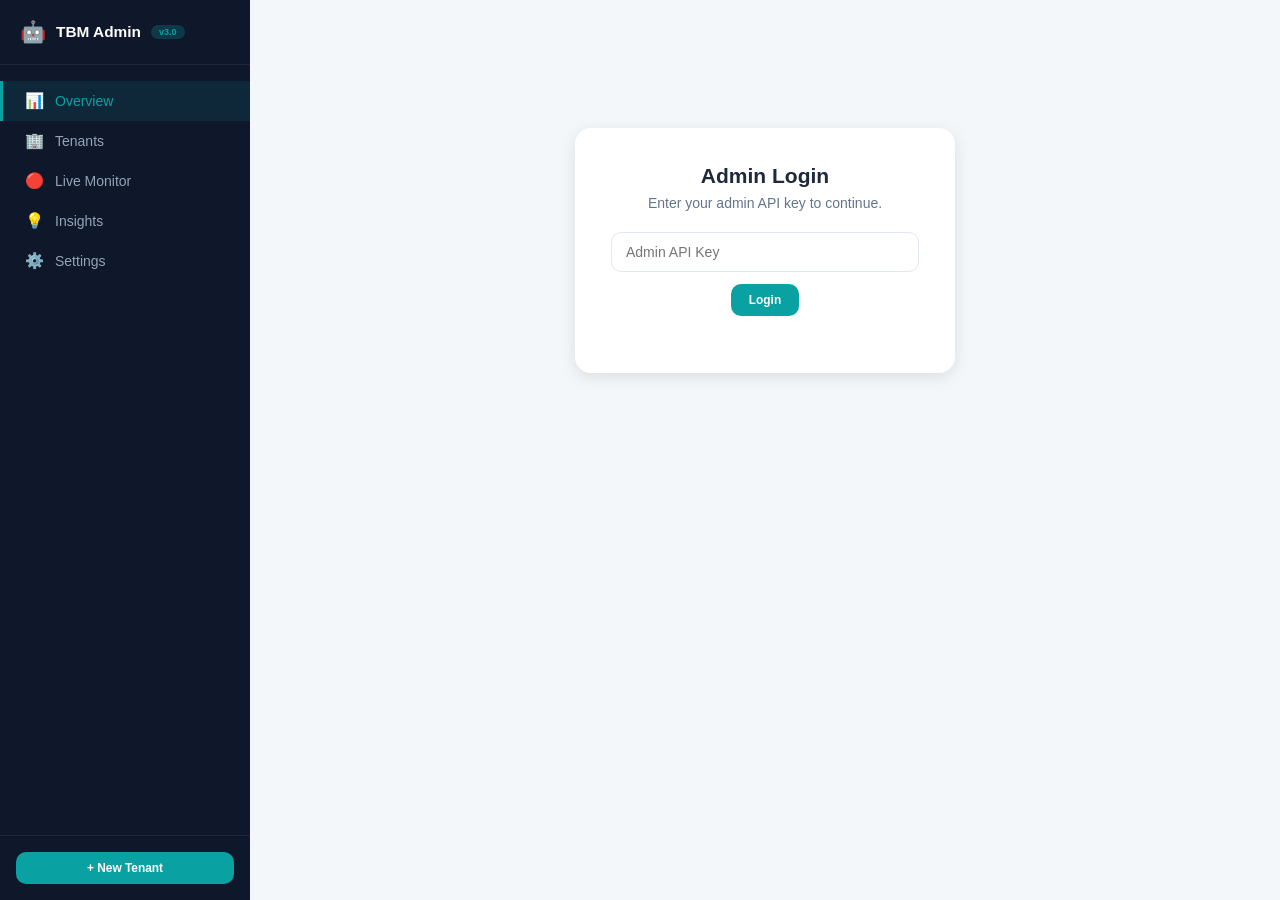
<file: admin/index.html>
<!DOCTYPE html>
<html lang="en">
<head>
    <meta charset="UTF-8">
    <meta name="viewport" content="width=device-width, initial-scale=1.0">
    <title>TBM Chatbot Admin</title>
    <link rel="stylesheet" href="admin.css">
</head>
<body>
    <div id="app">
        <!-- Sidebar -->
        <nav id="sidebar">
            <div class="sidebar-brand">
                <span class="brand-icon">&#x1f916;</span>
                <h1>TBM Admin</h1>
                <span class="version">v3.0</span>
            </div>
            <ul class="nav-menu">
                <li><a href="#" data-page="overview" class="active"><span class="nav-icon">&#x1f4ca;</span> Overview</a></li>
                <li><a href="#" data-page="tenants"><span class="nav-icon">&#x1f3e2;</span> Tenants</a></li>
                <li><a href="#" data-page="live"><span class="nav-icon">&#x1f534;</span> Live Monitor</a></li>
                <li><a href="#" data-page="insights"><span class="nav-icon">&#x1f4a1;</span> Insights</a></li>
                <li><a href="#" data-page="settings"><span class="nav-icon">&#x2699;&#xfe0f;</span> Settings</a></li>
            </ul>
            <div class="sidebar-footer">
                <button id="btn-new-tenant" class="btn btn-primary btn-block">+ New Tenant</button>
            </div>
        </nav>

        <!-- Main Content -->
        <main id="content">
            <!-- Auth Screen -->
            <div id="auth-screen" class="page active">
                <div class="auth-card">
                    <h2>Admin Login</h2>
                    <p>Enter your admin API key to continue.</p>
                    <input type="password" id="api-key-input" placeholder="Admin API Key" autocomplete="off">
                    <button id="btn-login" class="btn btn-primary">Login</button>
                    <p id="auth-error" class="error-text"></p>
                </div>
            </div>

            <!-- Overview Page -->
            <div id="page-overview" class="page">
                <h2>Dashboard Overview</h2>
                <div class="stats-grid" id="overview-stats"></div>
                <div class="card mt-4">
                    <h3>Messages Per Day (Last 30 days)</h3>
                    <div id="messages-chart" class="bar-chart"></div>
                </div>
            </div>

            <!-- Tenants Page -->
            <div id="page-tenants" class="page">
                <div class="page-header">
                    <h2>Tenants</h2>
                </div>
                <div id="tenants-list" class="table-container"></div>
            </div>

            <!-- Tenant Detail Page -->
            <div id="page-tenant-detail" class="page">
                <button class="btn btn-ghost mb-2" id="btn-back-tenants">&larr; Back to Tenants</button>
                <div id="tenant-header"></div>
                <div class="tabs" id="tenant-tabs">
                    <button class="tab active" data-tab="config">Config</button>
                    <button class="tab" data-tab="documents">Documents</button>
                    <button class="tab" data-tab="conversations">Conversations</button>
                    <button class="tab" data-tab="contacts">Contacts</button>
                    <button class="tab" data-tab="feedback">Feedback</button>
                    <button class="tab" data-tab="unanswered">Unanswered</button>
                    <button class="tab" data-tab="analytics">Analytics</button>
                    <button class="tab" data-tab="ab-test">A/B Test</button>
                </div>
                <div id="tenant-tab-content"></div>
            </div>

            <!-- Live Monitor Page -->
            <div id="page-live" class="page">
                <h2><span class="live-dot"></span> Live Conversations</h2>
                <div class="form-row mb-2">
                    <select id="live-tenant-select"><option value="">Select tenant...</option></select>
                </div>
                <div id="live-conversations"></div>
            </div>

            <!-- Insights Page -->
            <div id="page-insights" class="page">
                <h2>Smart Insights</h2>
                <div class="form-row mb-2">
                    <select id="insights-tenant-select"><option value="">Select tenant...</option></select>
                </div>
                <div id="insights-list"></div>
            </div>

            <!-- Settings Page -->
            <div id="page-settings" class="page">
                <h2>Settings</h2>
                <div class="card">
                    <h3>System Health</h3>
                    <div id="health-status"></div>
                </div>
                <div class="card mt-4">
                    <h3>API Key</h3>
                    <div class="form-group">
                        <label>Admin API Key</label>
                        <input type="text" id="settings-api-key" readonly class="mono">
                    </div>
                </div>
            </div>

            <!-- New Tenant Wizard -->
            <div id="page-wizard" class="page">
                <h2>New Tenant Wizard</h2>
                <div class="wizard-progress">
                    <div class="step active" data-step="1">1. Basic Info</div>
                    <div class="step" data-step="2">2. Widget</div>
                    <div class="step" data-step="3">3. Knowledge Base</div>
                    <div class="step" data-step="4">4. Quick Replies</div>
                    <div class="step" data-step="5">5. Review</div>
                </div>
                <div class="wizard-body">
                    <!-- Step 1 -->
                    <div class="wizard-step active" data-step="1">
                        <div class="form-group">
                            <label>Organization Name *</label>
                            <input type="text" id="wiz-name" placeholder="e.g. DC Soccer Club">
                        </div>
                        <div class="form-group">
                            <label>Slug * <small>(lowercase, dashes only)</small></label>
                            <input type="text" id="wiz-slug" placeholder="e.g. dc-soccer-club">
                        </div>
                        <div class="form-group">
                            <label>Support Email</label>
                            <input type="email" id="wiz-email" placeholder="support@example.org">
                        </div>
                    </div>
                    <!-- Step 2 -->
                    <div class="wizard-step" data-step="2">
                        <div class="form-group">
                            <label>Primary Color</label>
                            <input type="color" id="wiz-color" value="#2563eb">
                        </div>
                        <div class="form-group">
                            <label>Bot Name</label>
                            <input type="text" id="wiz-bot-name" placeholder="AI Assistant" value="AI Assistant">
                        </div>
                        <div class="form-group">
                            <label>Welcome Message</label>
                            <input type="text" id="wiz-welcome" value="Hi! How can I help you today?">
                        </div>
                    </div>
                    <!-- Step 3 -->
                    <div class="wizard-step" data-step="3">
                        <div class="form-group">
                            <label>Paste URLs to crawl (one per line)</label>
                            <textarea id="wiz-urls" rows="4" placeholder="https://example.org/about&#10;https://example.org/faq"></textarea>
                        </div>
                        <div class="form-group">
                            <label>Or paste content directly</label>
                            <textarea id="wiz-content" rows="4" placeholder="Paste text content here..."></textarea>
                        </div>
                    </div>
                    <!-- Step 4 -->
                    <div class="wizard-step" data-step="4">
                        <div class="form-group">
                            <label>Quick Replies <small>(comma-separated)</small></label>
                            <input type="text" id="wiz-quick-replies" placeholder="How do I register?, What are the fees?, Contact us">
                        </div>
                        <div class="form-group">
                            <label>System Prompt</label>
                            <textarea id="wiz-system-prompt" rows="3">You are a helpful assistant for a not-for-profit organization.</textarea>
                        </div>
                    </div>
                    <!-- Step 5 -->
                    <div class="wizard-step" data-step="5">
                        <h3>Review</h3>
                        <div id="wiz-review"></div>
                    </div>
                </div>
                <div class="wizard-footer">
                    <button class="btn btn-ghost" id="wiz-prev" disabled>Previous</button>
                    <button class="btn btn-primary" id="wiz-next">Next</button>
                </div>
            </div>
        </main>
    </div>

    <div id="toast-container"></div>
    <div id="modal-overlay" class="modal-overlay hidden">
        <div class="modal" id="modal">
            <div class="modal-header">
                <h3 id="modal-title"></h3>
                <button class="modal-close" id="modal-close">&times;</button>
            </div>
            <div class="modal-body" id="modal-body"></div>
        </div>
    </div>

    <script src="admin.js"></script>
</body>
</html>
</file>
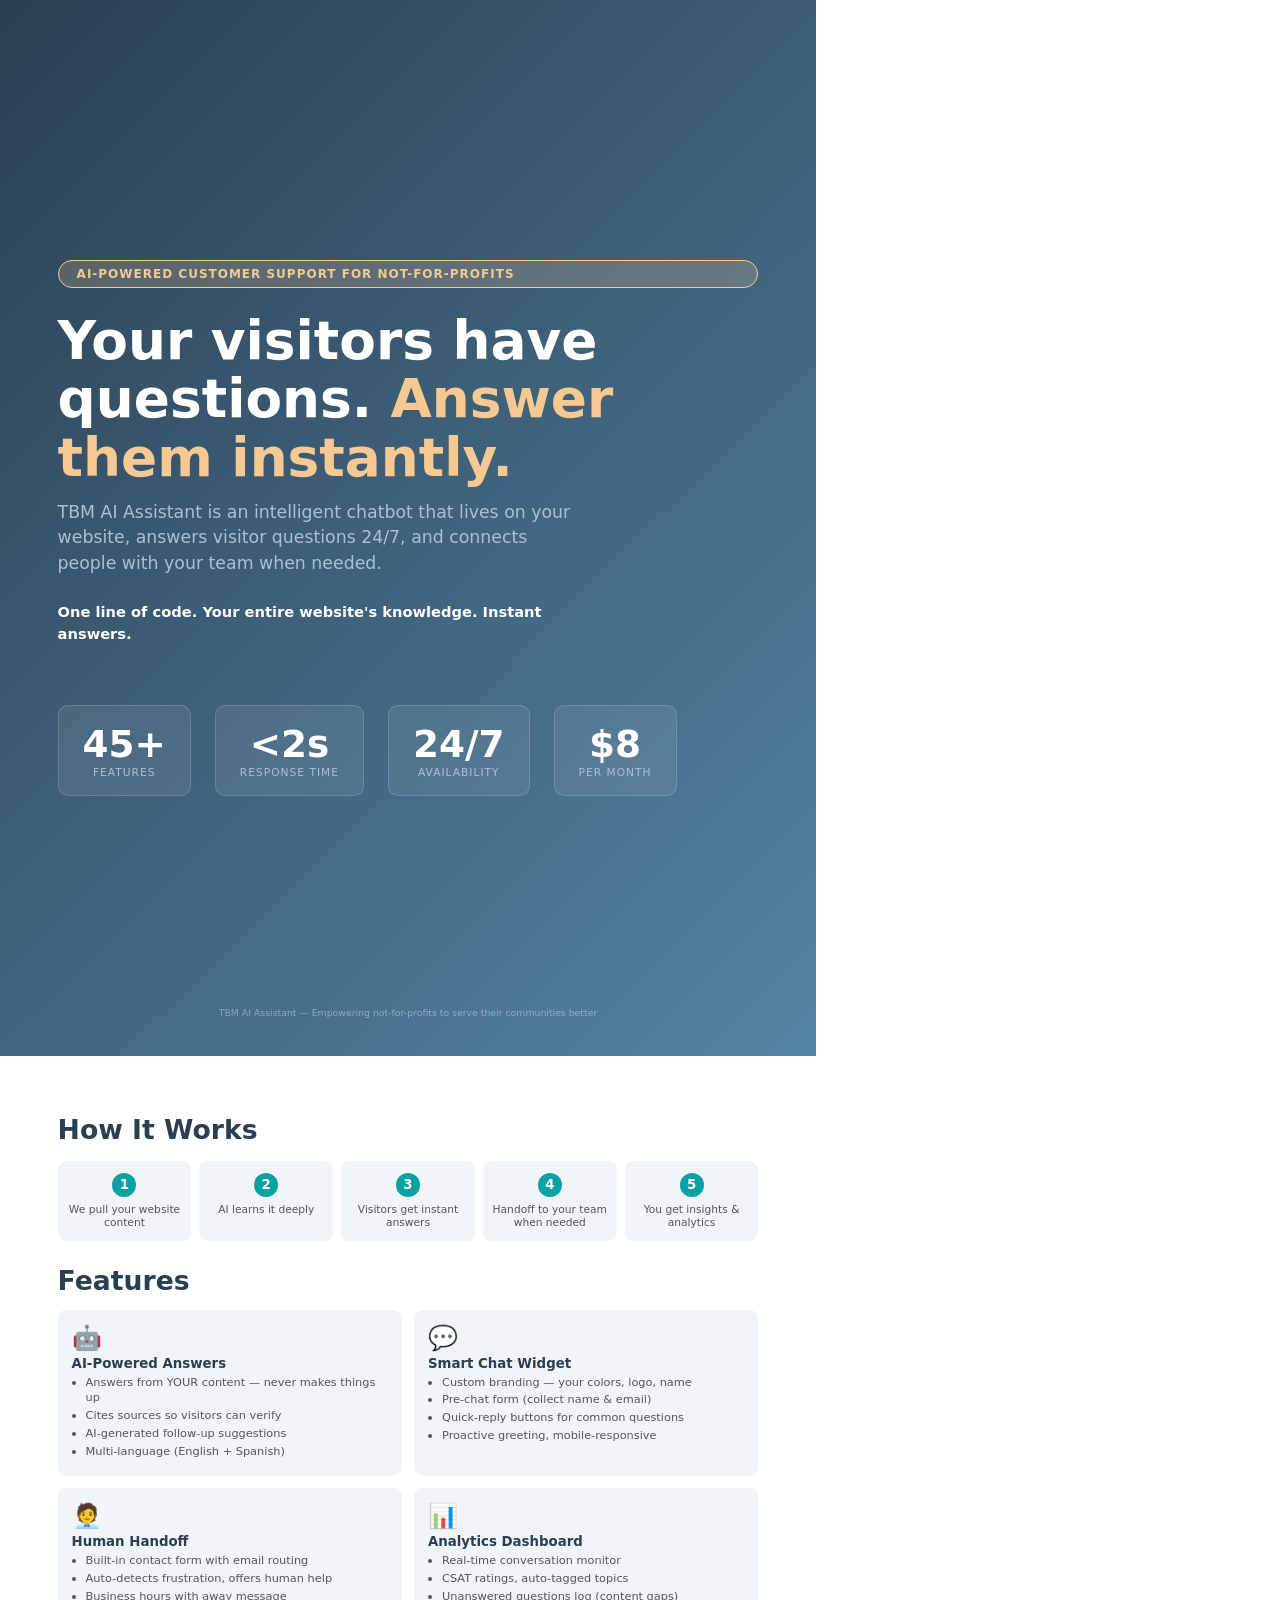
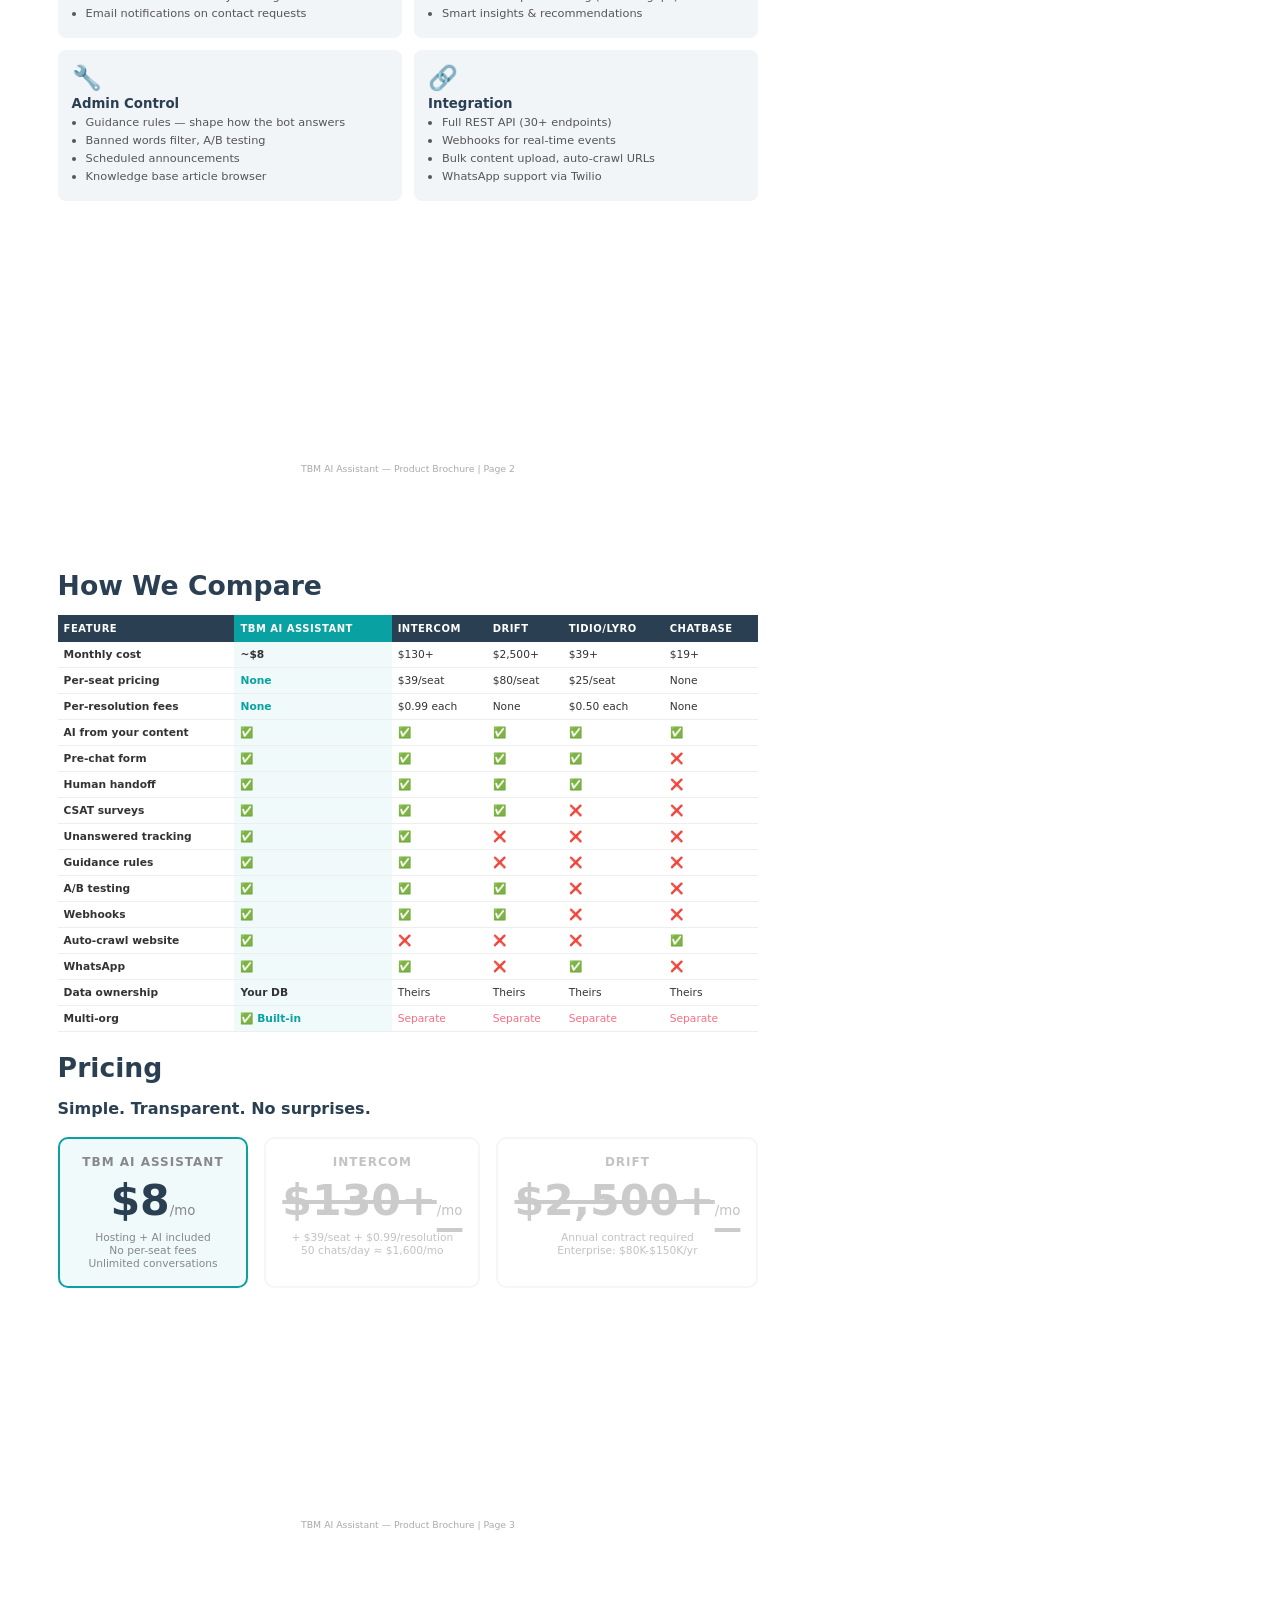
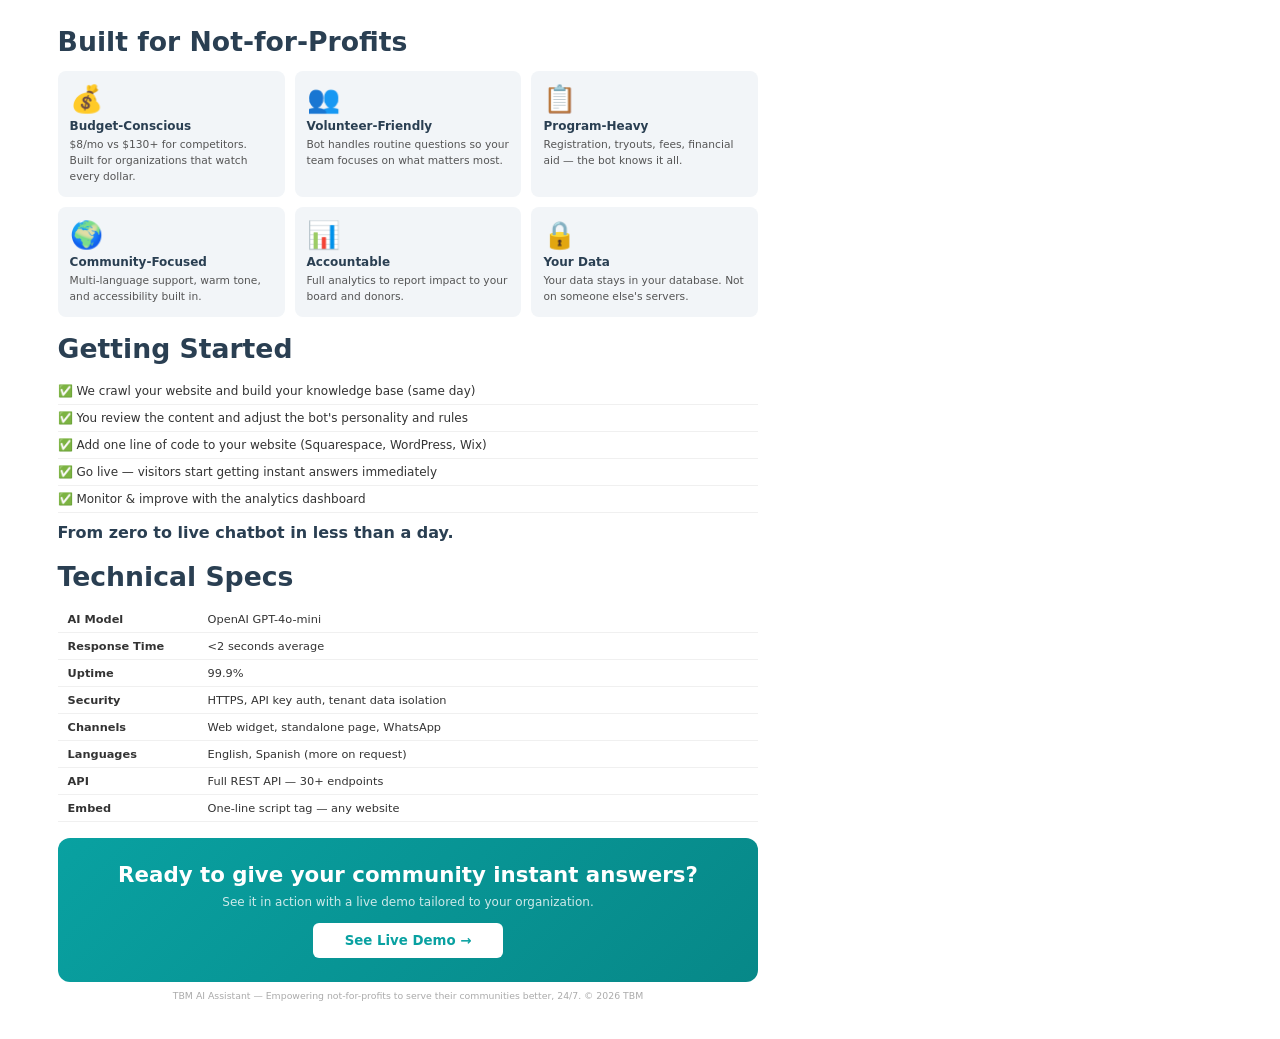
<file: docs/brochure-print.html>
<!DOCTYPE html>
<html lang="en">
<head>
<meta charset="UTF-8">
<title>TBM AI Assistant — Product Brochure</title>
<style>
  @page { size: 8.5in 11in; margin: 0; }
  @import url('https://fonts.googleapis.com/css2?family=Inter:wght@300;400;500;600;700;800;900&display=swap');
  * { margin:0; padding:0; box-sizing:border-box; }
  body { font-family:'Inter',system-ui,sans-serif; color:#333; background:#fff; -webkit-print-color-adjust:exact; print-color-adjust:exact; }
  .page { width:8.5in; min-height:11in; padding:0.6in; page-break-after:always; position:relative; overflow:hidden; }
  .page:last-child { page-break-after:auto; }
  
  /* Colors */
  :root {
    --teal: #09A1A1;
    --teal-dark: #078888;
    --coral: #FA6E82;
    --gold: #F6C992;
    --rose: #D396A6;
    --steel: #5484A4;
    --steel-dark: #2a3f52;
    --blue-gray: #ACC0D3;
    --light-bg: #f2f5f8;
  }
  
  h1 { font-size:36pt; font-weight:900; line-height:1.1; color:var(--steel-dark); }
  h2 { font-size:20pt; font-weight:800; color:var(--steel-dark); margin-bottom:14px; }
  h3 { font-size:11pt; font-weight:700; color:var(--steel-dark); margin-bottom:6px; }
  p { font-size:9.5pt; line-height:1.5; color:#555; margin-bottom:8px; }
  
  /* PAGE 1: Cover */
  .cover { background:linear-gradient(135deg,var(--steel-dark),var(--steel)); color:#fff; display:flex; flex-direction:column; justify-content:center; }
  .cover h1 { color:#fff; font-size:40pt; margin-bottom:12px; }
  .cover h1 span { color:var(--gold); }
  .cover .sub { font-size:13pt; color:var(--blue-gray); max-width:5.5in; margin-bottom:24px; line-height:1.5; }
  .cover .badge { display:inline-block; background:rgba(246,201,146,0.2); border:1px solid var(--gold); border-radius:16px; padding:6px 18px; font-size:9pt; color:var(--gold); font-weight:600; letter-spacing:1px; }
  .cover .stats-row { display:flex; gap:24px; margin-top:36px; }
  .cover .stat-box { background:rgba(255,255,255,0.08); border:1px solid rgba(255,255,255,0.15); border-radius:10px; padding:16px 24px; text-align:center; }
  .cover .stat-num { font-size:28pt; font-weight:900; color:#fff; }
  .cover .stat-lbl { font-size:8pt; color:var(--blue-gray); text-transform:uppercase; letter-spacing:1px; }
  
  /* PAGE 2: How + Features */
  .steps { display:flex; gap:8px; margin:16px 0 24px; }
  .step { flex:1; text-align:center; background:var(--light-bg); border-radius:8px; padding:12px 6px; }
  .step-n { width:24px; height:24px; background:var(--teal); color:#fff; border-radius:50%; display:inline-flex; align-items:center; justify-content:center; font-weight:800; font-size:10pt; margin-bottom:6px; }
  .step-t { font-size:8pt; color:#555; }
  
  .feat-grid { display:grid; grid-template-columns:1fr 1fr; gap:12px; }
  .feat { background:var(--light-bg); border-radius:8px; padding:14px; }
  .feat-icon { font-size:18pt; margin-bottom:4px; }
  .feat h3 { font-size:10pt; margin-bottom:4px; }
  .feat ul { font-size:8.5pt; color:#555; padding-left:14px; margin:0; }
  .feat li { margin-bottom:2px; line-height:1.4; }
  
  /* PAGE 3: Comparison */
  table.comp { width:100%; border-collapse:collapse; font-size:8pt; margin-top:12px; }
  table.comp th { background:var(--steel-dark); color:#fff; padding:8px 6px; text-align:left; font-size:7.5pt; text-transform:uppercase; letter-spacing:0.5px; }
  table.comp th.ours { background:var(--teal); }
  table.comp td { padding:6px; border-bottom:1px solid #eee; }
  table.comp .feat-name { font-weight:600; color:#333; }
  table.comp .yes { color:var(--teal); font-weight:700; }
  table.comp .no { color:var(--coral); }
  table.comp .ours-col { background:#f0fafa; font-weight:600; }
  
  /* Pricing */
  .price-row { display:flex; gap:16px; margin:16px 0; }
  .price-box { flex:1; border:2px solid #eee; border-radius:10px; padding:16px; text-align:center; }
  .price-box.featured { border-color:var(--teal); background:#f0fafa; }
  .price-box h3 { font-size:9pt; color:#888; text-transform:uppercase; letter-spacing:1px; }
  .price-amt { font-size:32pt; font-weight:900; color:var(--steel-dark); }
  .price-amt span { font-size:10pt; font-weight:400; color:#888; }
  .price-box.dim { opacity:0.5; }
  .price-box.dim .price-amt { text-decoration:line-through; color:#999; }
  .price-detail { font-size:8pt; color:#888; margin-top:6px; }
  
  /* PAGE 4: NFP + Specs + CTA */
  .nfp-grid { display:grid; grid-template-columns:1fr 1fr 1fr; gap:10px; margin:12px 0; }
  .nfp { background:var(--light-bg); border-radius:8px; padding:12px; }
  .nfp .icon { font-size:20pt; margin-bottom:4px; }
  .nfp h4 { font-size:9pt; font-weight:700; margin-bottom:4px; color:var(--steel-dark); }
  .nfp p { font-size:8pt; margin:0; }
  
  table.specs { width:100%; border-collapse:collapse; margin:10px 0; }
  table.specs td { padding:6px 10px; border-bottom:1px solid #f0f0f0; font-size:8.5pt; }
  table.specs td:first-child { font-weight:600; color:#333; width:140px; }
  
  .cta-box { background:linear-gradient(135deg,var(--teal),var(--teal-dark)); color:#fff; border-radius:12px; padding:24px; text-align:center; margin-top:16px; }
  .cta-box h2 { color:#fff; font-size:16pt; margin-bottom:6px; }
  .cta-box p { color:rgba(255,255,255,0.8); font-size:9pt; margin-bottom:12px; }
  .cta-btn { display:inline-block; background:#fff; color:var(--teal); padding:10px 32px; border-radius:6px; font-weight:700; font-size:10pt; text-decoration:none; }
  
  .footer { position:absolute; bottom:0.4in; left:0.6in; right:0.6in; text-align:center; font-size:7pt; color:#aaa; }
  
  .checklist { list-style:none; padding:0; }
  .checklist li { padding:6px 0; font-size:9pt; border-bottom:1px solid #f0f0f0; }
  .checklist li::before { content:"✅ "; }
</style>
</head>
<body>

<!-- PAGE 1: COVER -->
<div class="page cover">
  <div class="badge">AI-POWERED CUSTOMER SUPPORT FOR NOT-FOR-PROFITS</div>
  <div style="height:24px"></div>
  <h1>Your visitors have<br>questions. <span>Answer<br>them instantly.</span></h1>
  <p class="sub">TBM AI Assistant is an intelligent chatbot that lives on your website, answers visitor questions 24/7, and connects people with your team when needed.</p>
  <p class="sub" style="font-size:11pt;color:#fff;font-weight:600;">One line of code. Your entire website's knowledge. Instant answers.</p>
  <div class="stats-row">
    <div class="stat-box"><div class="stat-num">45+</div><div class="stat-lbl">Features</div></div>
    <div class="stat-box"><div class="stat-num">&lt;2s</div><div class="stat-lbl">Response Time</div></div>
    <div class="stat-box"><div class="stat-num">24/7</div><div class="stat-lbl">Availability</div></div>
    <div class="stat-box"><div class="stat-num">$8</div><div class="stat-lbl">Per Month</div></div>
  </div>
  <div class="footer" style="color:rgba(255,255,255,0.4);">TBM AI Assistant — Empowering not-for-profits to serve their communities better</div>
</div>

<!-- PAGE 2: HOW IT WORKS + FEATURES -->
<div class="page">
  <h2>How It Works</h2>
  <div class="steps">
    <div class="step"><div class="step-n">1</div><div class="step-t">We pull your website content</div></div>
    <div class="step"><div class="step-n">2</div><div class="step-t">AI learns it deeply</div></div>
    <div class="step"><div class="step-n">3</div><div class="step-t">Visitors get instant answers</div></div>
    <div class="step"><div class="step-n">4</div><div class="step-t">Handoff to your team when needed</div></div>
    <div class="step"><div class="step-n">5</div><div class="step-t">You get insights & analytics</div></div>
  </div>
  
  <h2>Features</h2>
  <div class="feat-grid">
    <div class="feat"><div class="feat-icon">🤖</div><h3>AI-Powered Answers</h3><ul><li>Answers from YOUR content — never makes things up</li><li>Cites sources so visitors can verify</li><li>AI-generated follow-up suggestions</li><li>Multi-language (English + Spanish)</li></ul></div>
    <div class="feat"><div class="feat-icon">💬</div><h3>Smart Chat Widget</h3><ul><li>Custom branding — your colors, logo, name</li><li>Pre-chat form (collect name & email)</li><li>Quick-reply buttons for common questions</li><li>Proactive greeting, mobile-responsive</li></ul></div>
    <div class="feat"><div class="feat-icon">🧑‍💼</div><h3>Human Handoff</h3><ul><li>Built-in contact form with email routing</li><li>Auto-detects frustration, offers human help</li><li>Business hours with away message</li><li>Email notifications on contact requests</li></ul></div>
    <div class="feat"><div class="feat-icon">📊</div><h3>Analytics Dashboard</h3><ul><li>Real-time conversation monitor</li><li>CSAT ratings, auto-tagged topics</li><li>Unanswered questions log (content gaps)</li><li>Smart insights & recommendations</li></ul></div>
    <div class="feat"><div class="feat-icon">🔧</div><h3>Admin Control</h3><ul><li>Guidance rules — shape how the bot answers</li><li>Banned words filter, A/B testing</li><li>Scheduled announcements</li><li>Knowledge base article browser</li></ul></div>
    <div class="feat"><div class="feat-icon">🔗</div><h3>Integration</h3><ul><li>Full REST API (30+ endpoints)</li><li>Webhooks for real-time events</li><li>Bulk content upload, auto-crawl URLs</li><li>WhatsApp support via Twilio</li></ul></div>
  </div>
  <div class="footer">TBM AI Assistant — Product Brochure | Page 2</div>
</div>

<!-- PAGE 3: COMPARISON + PRICING -->
<div class="page">
  <h2>How We Compare</h2>
  <table class="comp">
    <thead><tr><th>Feature</th><th class="ours">TBM AI Assistant</th><th>Intercom</th><th>Drift</th><th>Tidio/Lyro</th><th>Chatbase</th></tr></thead>
    <tbody>
      <tr><td class="feat-name">Monthly cost</td><td class="ours-col"><strong>~$8</strong></td><td>$130+</td><td>$2,500+</td><td>$39+</td><td>$19+</td></tr>
      <tr><td class="feat-name">Per-seat pricing</td><td class="ours-col yes">None</td><td>$39/seat</td><td>$80/seat</td><td>$25/seat</td><td>None</td></tr>
      <tr><td class="feat-name">Per-resolution fees</td><td class="ours-col yes">None</td><td>$0.99 each</td><td>None</td><td>$0.50 each</td><td>None</td></tr>
      <tr><td class="feat-name">AI from your content</td><td class="ours-col yes">✅</td><td class="yes">✅</td><td class="yes">✅</td><td class="yes">✅</td><td class="yes">✅</td></tr>
      <tr><td class="feat-name">Pre-chat form</td><td class="ours-col yes">✅</td><td class="yes">✅</td><td class="yes">✅</td><td class="yes">✅</td><td class="no">❌</td></tr>
      <tr><td class="feat-name">Human handoff</td><td class="ours-col yes">✅</td><td class="yes">✅</td><td class="yes">✅</td><td class="yes">✅</td><td class="no">❌</td></tr>
      <tr><td class="feat-name">CSAT surveys</td><td class="ours-col yes">✅</td><td class="yes">✅</td><td class="yes">✅</td><td class="no">❌</td><td class="no">❌</td></tr>
      <tr><td class="feat-name">Unanswered tracking</td><td class="ours-col yes">✅</td><td class="yes">✅</td><td class="no">❌</td><td class="no">❌</td><td class="no">❌</td></tr>
      <tr><td class="feat-name">Guidance rules</td><td class="ours-col yes">✅</td><td class="yes">✅</td><td class="no">❌</td><td class="no">❌</td><td class="no">❌</td></tr>
      <tr><td class="feat-name">A/B testing</td><td class="ours-col yes">✅</td><td class="yes">✅</td><td class="yes">✅</td><td class="no">❌</td><td class="no">❌</td></tr>
      <tr><td class="feat-name">Webhooks</td><td class="ours-col yes">✅</td><td class="yes">✅</td><td class="yes">✅</td><td class="no">❌</td><td class="no">❌</td></tr>
      <tr><td class="feat-name">Auto-crawl website</td><td class="ours-col yes">✅</td><td class="no">❌</td><td class="no">❌</td><td class="no">❌</td><td class="yes">✅</td></tr>
      <tr><td class="feat-name">WhatsApp</td><td class="ours-col yes">✅</td><td class="yes">✅</td><td class="no">❌</td><td class="yes">✅</td><td class="no">❌</td></tr>
      <tr><td class="feat-name">Data ownership</td><td class="ours-col"><strong>Your DB</strong></td><td>Theirs</td><td>Theirs</td><td>Theirs</td><td>Theirs</td></tr>
      <tr><td class="feat-name">Multi-org</td><td class="ours-col yes">✅ Built-in</td><td class="no">Separate</td><td class="no">Separate</td><td class="no">Separate</td><td class="no">Separate</td></tr>
    </tbody>
  </table>
  
  <h2 style="margin-top:20px;">Pricing</h2>
  <p style="font-size:12pt;font-weight:600;color:var(--steel-dark);">Simple. Transparent. No surprises.</p>
  <div class="price-row">
    <div class="price-box featured"><h3>TBM AI Assistant</h3><div class="price-amt">$8<span>/mo</span></div><div class="price-detail">Hosting + AI included<br>No per-seat fees<br>Unlimited conversations</div></div>
    <div class="price-box dim"><h3>Intercom</h3><div class="price-amt">$130+<span>/mo</span></div><div class="price-detail">+ $39/seat + $0.99/resolution<br>50 chats/day ≈ $1,600/mo</div></div>
    <div class="price-box dim"><h3>Drift</h3><div class="price-amt">$2,500+<span>/mo</span></div><div class="price-detail">Annual contract required<br>Enterprise: $80K-$150K/yr</div></div>
  </div>
  <div class="footer">TBM AI Assistant — Product Brochure | Page 3</div>
</div>

<!-- PAGE 4: NFP + SPECS + CTA -->
<div class="page">
  <h2>Built for Not-for-Profits</h2>
  <div class="nfp-grid">
    <div class="nfp"><div class="icon">💰</div><h4>Budget-Conscious</h4><p>$8/mo vs $130+ for competitors. Built for organizations that watch every dollar.</p></div>
    <div class="nfp"><div class="icon">👥</div><h4>Volunteer-Friendly</h4><p>Bot handles routine questions so your team focuses on what matters most.</p></div>
    <div class="nfp"><div class="icon">📋</div><h4>Program-Heavy</h4><p>Registration, tryouts, fees, financial aid — the bot knows it all.</p></div>
    <div class="nfp"><div class="icon">🌍</div><h4>Community-Focused</h4><p>Multi-language support, warm tone, and accessibility built in.</p></div>
    <div class="nfp"><div class="icon">📊</div><h4>Accountable</h4><p>Full analytics to report impact to your board and donors.</p></div>
    <div class="nfp"><div class="icon">🔒</div><h4>Your Data</h4><p>Your data stays in your database. Not on someone else's servers.</p></div>
  </div>
  
  <h2 style="margin-top:16px;">Getting Started</h2>
  <ul class="checklist">
    <li>We crawl your website and build your knowledge base (same day)</li>
    <li>You review the content and adjust the bot's personality and rules</li>
    <li>Add one line of code to your website (Squarespace, WordPress, Wix)</li>
    <li>Go live — visitors start getting instant answers immediately</li>
    <li>Monitor & improve with the analytics dashboard</li>
  </ul>
  <p style="font-size:12pt;font-weight:700;color:var(--steel-dark);margin-top:8px;">From zero to live chatbot in less than a day.</p>
  
  <h2 style="margin-top:16px;">Technical Specs</h2>
  <table class="specs">
    <tr><td>AI Model</td><td>OpenAI GPT-4o-mini</td></tr>
    <tr><td>Response Time</td><td>&lt;2 seconds average</td></tr>
    <tr><td>Uptime</td><td>99.9%</td></tr>
    <tr><td>Security</td><td>HTTPS, API key auth, tenant data isolation</td></tr>
    <tr><td>Channels</td><td>Web widget, standalone page, WhatsApp</td></tr>
    <tr><td>Languages</td><td>English, Spanish (more on request)</td></tr>
    <tr><td>API</td><td>Full REST API — 30+ endpoints</td></tr>
    <tr><td>Embed</td><td>One-line script tag — any website</td></tr>
  </table>
  
  <div class="cta-box">
    <h2>Ready to give your community instant answers?</h2>
    <p>See it in action with a live demo tailored to your organization.</p>
    <a href="https://tbm-chatbot-production.up.railway.app/demo" class="cta-btn">See Live Demo →</a>
  </div>
  
  <div class="footer">TBM AI Assistant — Empowering not-for-profits to serve their communities better, 24/7. © 2026 TBM</div>
</div>

</body>
</html>
</file>
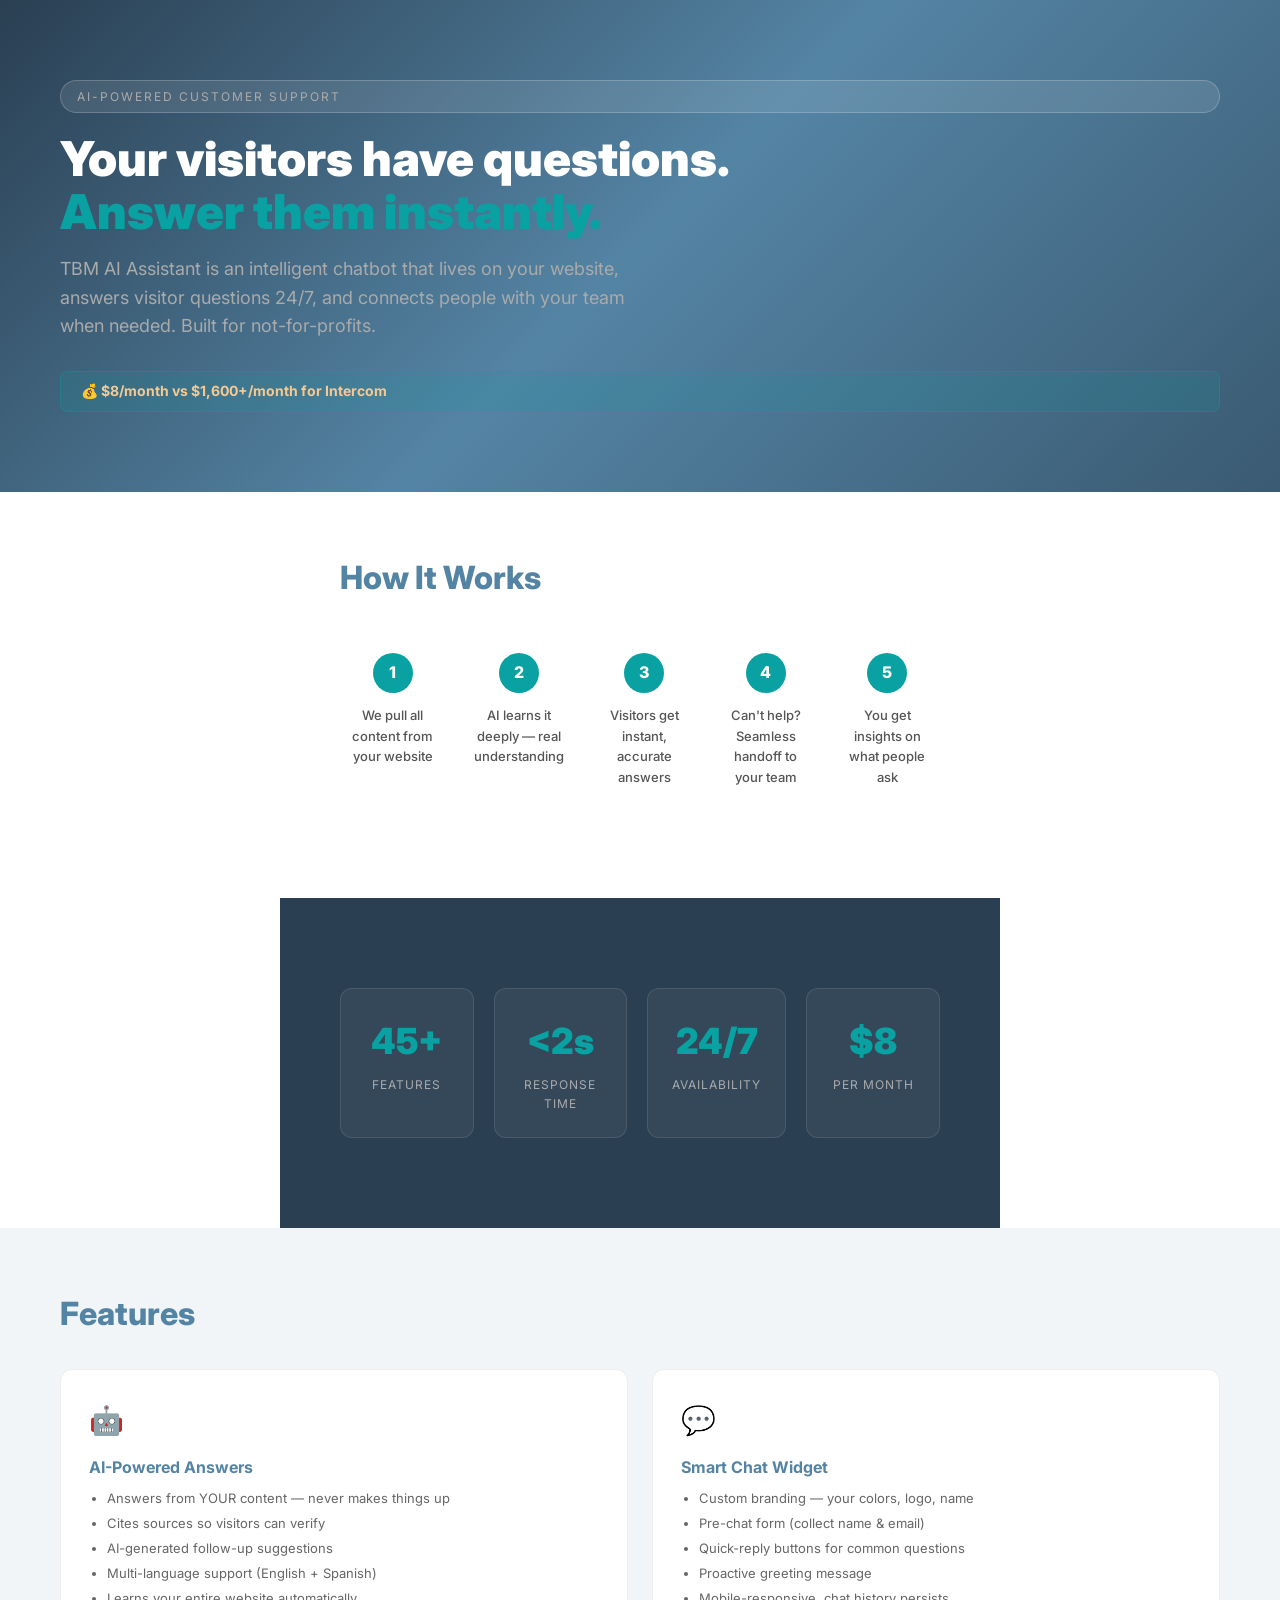
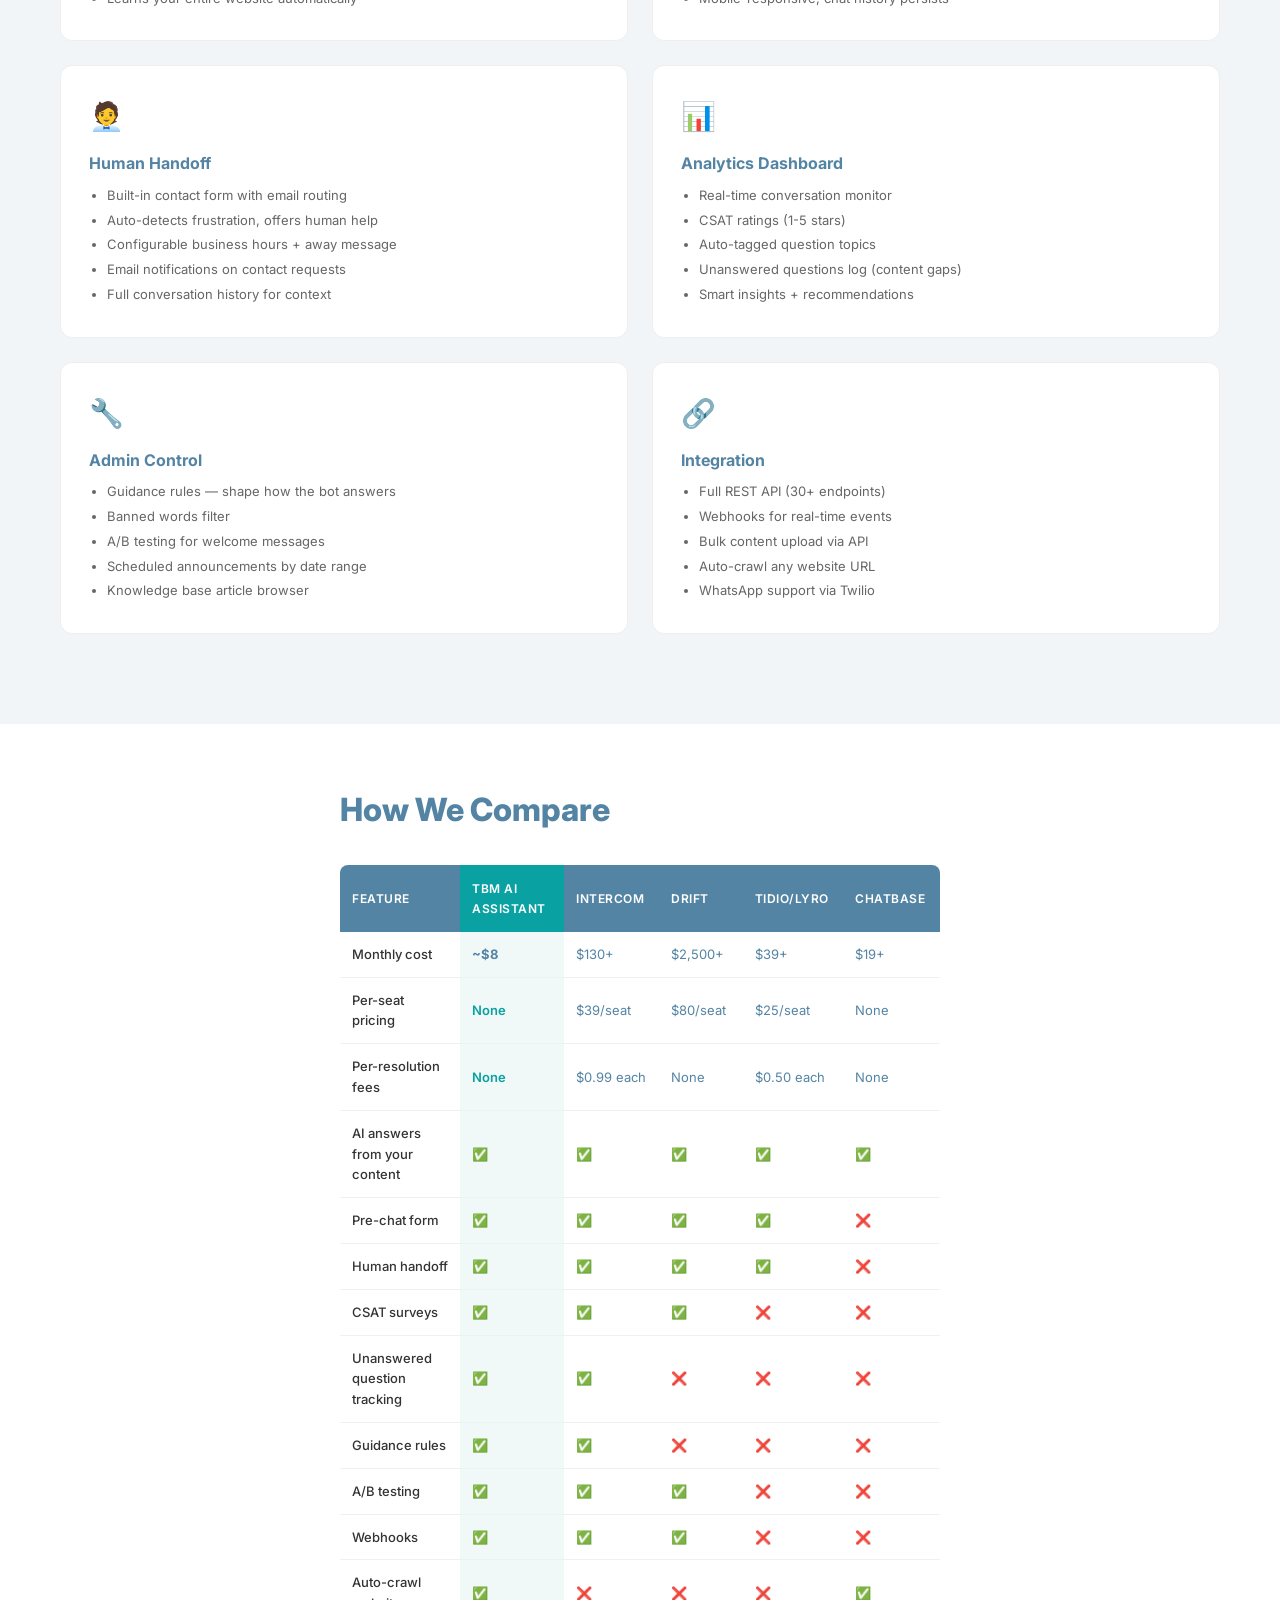
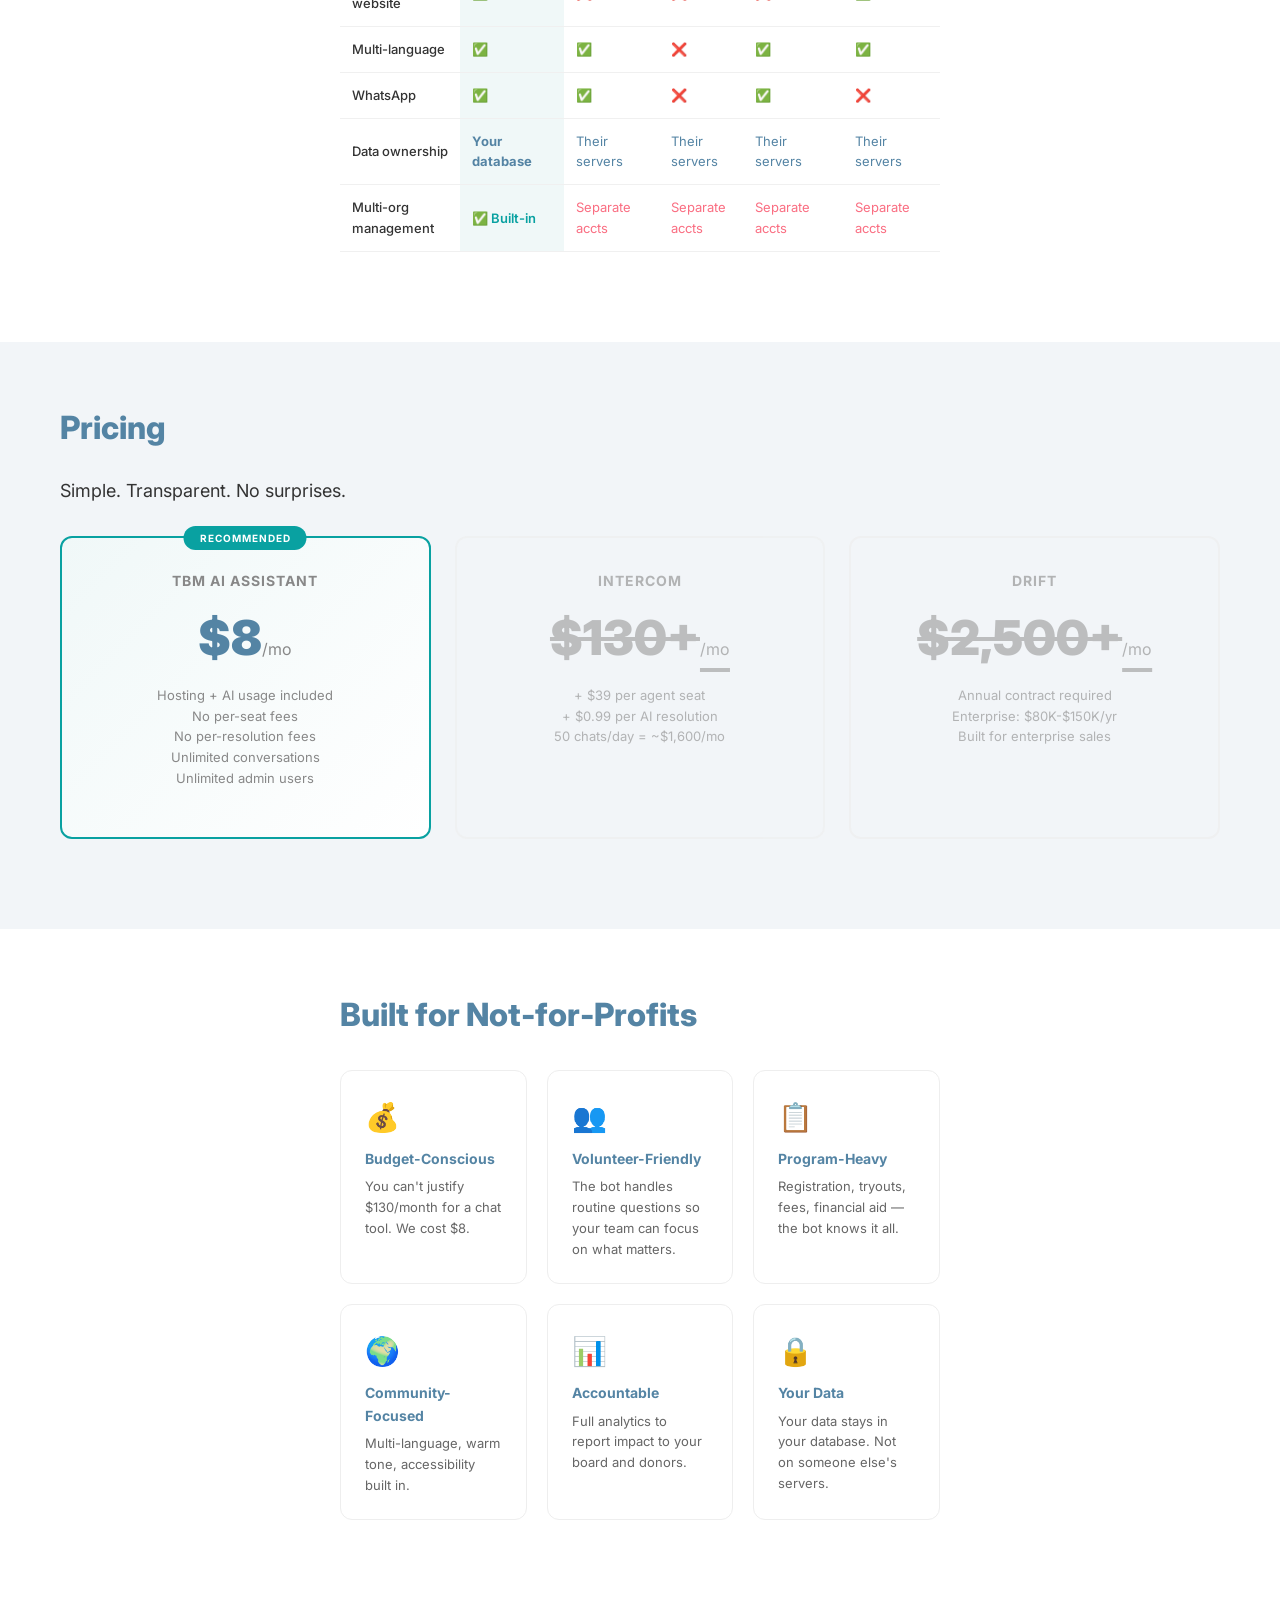
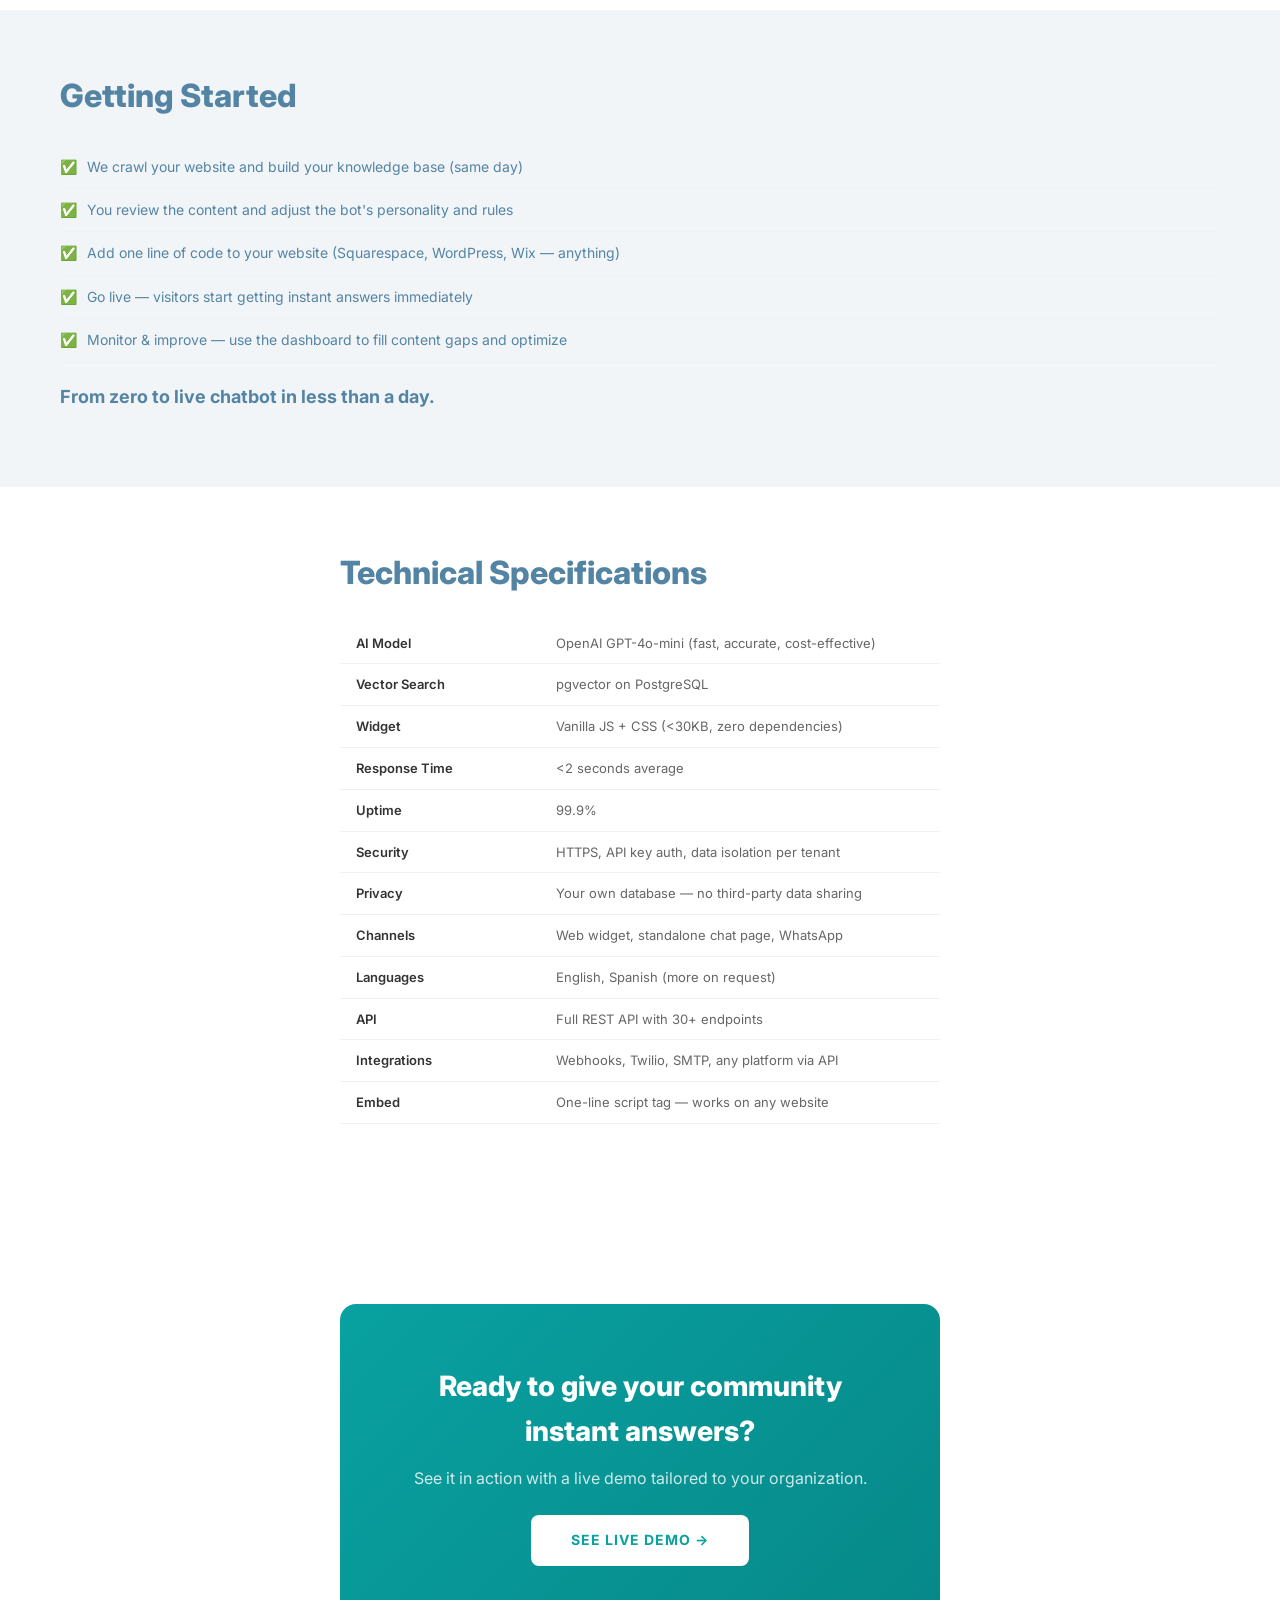
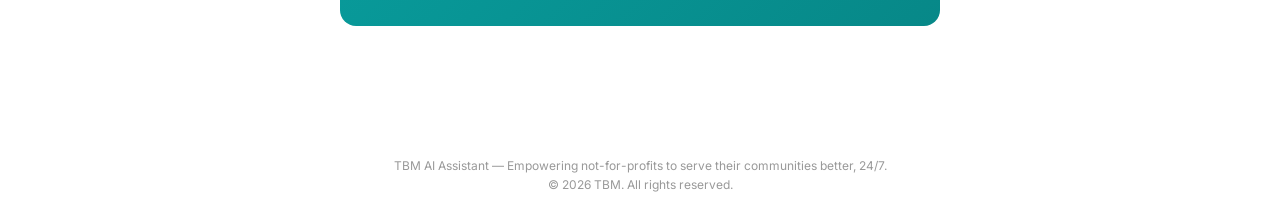
<file: docs/brochure.html>
<!DOCTYPE html>
<html lang="en">
<head>
<meta charset="UTF-8">
<meta name="viewport" content="width=device-width, initial-scale=1.0">
<title>TBM AI Assistant — Product Brochure</title>
<style>
  @import url('https://fonts.googleapis.com/css2?family=Inter:wght@300;400;500;600;700;800;900&display=swap');
  
  * { margin:0; padding:0; box-sizing:border-box; }
  body { font-family:'Inter',system-ui,sans-serif; color:#5484A4; line-height:1.6; background:#fff; }
  
  /* Print styles */
  @page { 
    size: letter; 
    margin: 0.5in; 
  }
  @media print {
    body { font-size:10pt; -webkit-print-color-adjust:exact; print-color-adjust:exact; }
    .page-break { page-break-before:always; }
    .hero { padding:40px !important; min-height:auto !important; page-break-after:always; }
    section { padding:24px 0 !important; }
    section.full { padding:24px 0 !important; background:#f2f5f8 !important; -webkit-print-color-adjust:exact; }
    section.dark { background:#2a3f52 !important; color:#fff !important; -webkit-print-color-adjust:exact; page-break-inside:avoid; }
    .features { grid-template-columns:repeat(2,1fr) !important; gap:16px !important; }
    .feature { page-break-inside:avoid; padding:16px !important; }
    .comp-table { font-size:9pt; page-break-inside:avoid; }
    .comp-table th, .comp-table td { padding:6px 8px !important; }
    .pricing-cards { grid-template-columns:repeat(3,1fr) !important; page-break-inside:avoid; }
    .nfp-grid { grid-template-columns:repeat(3,1fr) !important; page-break-inside:avoid; }
    .stats { page-break-inside:avoid; }
    .steps { grid-template-columns:repeat(5,1fr) !important; page-break-inside:avoid; }
    .cta { page-break-inside:avoid; margin:20px 0 !important; padding:30px !important; }
    h2 { font-size:22pt; page-break-after:avoid; }
    .footer { page-break-before:avoid; }
  }
  
  /* Hero */
  .hero {
    background:linear-gradient(135deg,#2a3f52 0%,#5484A4 50%,#3a5a72 100%);
    color:#fff; padding:80px 60px; min-height:50vh;
    display:flex; flex-direction:column; justify-content:center;
  }
  .hero-badge { display:inline-block; background:rgba(255,255,255,0.1); border:1px solid rgba(255,255,255,0.2); border-radius:20px; padding:6px 16px; font-size:12px; letter-spacing:2px; text-transform:uppercase; margin-bottom:20px; color:#aaa; }
  .hero h1 { font-size:48px; font-weight:900; line-height:1.1; margin-bottom:16px; }
  .hero h1 span { color:#09A1A1; }
  .hero p { font-size:18px; color:#aaa; max-width:600px; margin-bottom:30px; }
  .hero-stat { display:inline-block; background:rgba(9,161,161,0.15); border:1px solid rgba(9,161,161,0.3); border-radius:8px; padding:8px 20px; color:#F6C992; font-weight:700; font-size:14px; }
  
  /* Sections */
  section { padding:60px; max-width:7.5in; margin:0 auto; }
  section.full { max-width:100%; background:#f2f5f8; padding:60px; }
  section.dark { background:#2a3f52; color:#fff; }
  
  h2 { font-size:32px; font-weight:800; margin-bottom:24px; color:#5484A4; }
  h2.light { color:#fff; }
  h3 { font-size:18px; font-weight:700; margin:24px 0 12px; color:#5484A4; }
  p { margin-bottom:16px; color:#555; }
  
  /* How it works */
  .steps { display:grid; grid-template-columns:repeat(5,1fr); gap:16px; margin:30px 0; }
  .step { text-align:center; padding:20px 12px; }
  .step-num { width:40px; height:40px; background:#09A1A1; color:#fff; border-radius:50%; display:flex; align-items:center; justify-content:center; font-weight:800; font-size:16px; margin:0 auto 12px; }
  .step-text { font-size:13px; font-weight:500; color:#555; }
  .step-arrow { color:#ccc; font-size:20px; display:flex; align-items:center; justify-content:center; }
  
  /* Feature grid */
  .features { display:grid; grid-template-columns:repeat(2,1fr); gap:24px; margin:30px 0; }
  .feature { background:#fff; border-radius:12px; padding:28px; border:1px solid #eee; }
  .feature-icon { font-size:28px; margin-bottom:12px; }
  .feature h3 { margin:0 0 8px; font-size:16px; }
  .feature p { font-size:13px; margin:0; color:#666; }
  .feature ul { font-size:13px; color:#666; padding-left:18px; margin-top:8px; }
  .feature li { margin-bottom:4px; }
  
  /* Comparison table */
  .comp-table { width:100%; border-collapse:collapse; margin:30px 0; font-size:13px; }
  .comp-table th { background:#5484A4; color:#fff; padding:14px 12px; text-align:left; font-weight:600; font-size:12px; text-transform:uppercase; letter-spacing:0.5px; }
  .comp-table th:first-child { border-radius:8px 0 0 0; }
  .comp-table th:last-child { border-radius:0 8px 0 0; }
  .comp-table th.ours { background:#09A1A1; }
  .comp-table td { padding:12px; border-bottom:1px solid #f0f0f0; }
  .comp-table tr:hover td { background:#f5f8fa; }
  .comp-table .yes { color:#09A1A1; font-weight:600; }
  .comp-table .no { color:#FA6E82; }
  .comp-table .ours-col { background:#f0f8f8; font-weight:600; }
  .comp-table .feat { font-weight:500; color:#333; }
  
  /* Pricing */
  .pricing-cards { display:grid; grid-template-columns:repeat(3,1fr); gap:24px; margin:30px 0; }
  .price-card { border-radius:12px; padding:32px; text-align:center; border:2px solid #eee; }
  .price-card.featured { border-color:#09A1A1; background:linear-gradient(135deg,#f0f8f8,#fff); position:relative; }
  .price-card.featured::before { content:"RECOMMENDED"; position:absolute; top:-12px; left:50%; transform:translateX(-50%); background:#09A1A1; color:#fff; font-size:10px; font-weight:700; padding:4px 16px; border-radius:12px; letter-spacing:1px; }
  .price-card h3 { font-size:14px; text-transform:uppercase; letter-spacing:1px; color:#888; margin:0 0 8px; }
  .price-amount { font-size:48px; font-weight:900; color:#5484A4; margin:8px 0; }
  .price-amount span { font-size:16px; font-weight:400; color:#888; }
  .price-card p { font-size:13px; color:#888; }
  .price-card.competitor { opacity:0.6; }
  .price-card.competitor .price-amount { text-decoration:line-through; color:#999; }
  
  /* Stats bar */
  .stats { display:grid; grid-template-columns:repeat(4,1fr); gap:20px; margin:30px 0; }
  .stat { text-align:center; padding:24px; background:rgba(255,255,255,0.05); border-radius:12px; border:1px solid rgba(255,255,255,0.1); }
  .stat-num { font-size:36px; font-weight:900; color:#09A1A1; }
  .stat-label { font-size:12px; color:#aaa; text-transform:uppercase; letter-spacing:1px; margin-top:4px; }
  
  /* Checklist */
  .checklist { list-style:none; padding:0; }
  .checklist li { padding:10px 0; border-bottom:1px solid #f0f0f0; font-size:14px; display:flex; align-items:center; gap:10px; }
  .checklist li::before { content:"✅"; flex-shrink:0; }
  
  /* NFP section */
  .nfp-grid { display:grid; grid-template-columns:repeat(3,1fr); gap:20px; margin:30px 0; }
  .nfp-item { padding:24px; border-radius:12px; background:#fff; border:1px solid #eee; }
  .nfp-item .icon { font-size:28px; margin-bottom:8px; }
  .nfp-item h4 { font-size:14px; font-weight:700; margin-bottom:6px; }
  .nfp-item p { font-size:13px; margin:0; color:#666; }
  
  /* CTA */
  .cta { text-align:center; padding:60px; background:linear-gradient(135deg,#09A1A1,#078888); color:#fff; border-radius:16px; margin:40px 0; }
  .cta h2 { color:#fff; font-size:28px; margin-bottom:12px; }
  .cta p { color:rgba(255,255,255,0.8); margin-bottom:24px; }
  .cta-btn { display:inline-block; background:#fff; color:#09A1A1; padding:14px 40px; border-radius:8px; font-weight:700; font-size:14px; text-decoration:none; text-transform:uppercase; letter-spacing:1px; }
  
  /* Footer */
  .footer { text-align:center; padding:30px; font-size:12px; color:#999; }
  
  /* Specs table */
  .specs { width:100%; border-collapse:collapse; margin:20px 0; }
  .specs td { padding:10px 16px; border-bottom:1px solid #f0f0f0; font-size:13px; }
  .specs td:first-child { font-weight:600; color:#333; width:200px; }
  .specs td:last-child { color:#666; }

  @media (max-width:768px) {
    .hero h1 { font-size:32px; }
    .features, .pricing-cards, .nfp-grid, .stats, .steps { grid-template-columns:1fr; }
    .comp-table { font-size:11px; }
    section { padding:30px 20px; }
  }
</style>
</head>
<body>

<!-- HERO -->
<style>
@media print {
  .hero { page-break-after:always !important; }
  section.full { page-break-before:always !important; }
  .page-break { page-break-before:always !important; }
  body { width:7.5in !important; }
  * { max-width:7.5in !important; }
}
</style>
<div class="hero">
  <div class="hero-badge">AI-Powered Customer Support</div>
  <h1>Your visitors have questions.<br><span>Answer them instantly.</span></h1>
  <p>TBM AI Assistant is an intelligent chatbot that lives on your website, answers visitor questions 24/7, and connects people with your team when needed. Built for not-for-profits.</p>
  <div class="hero-stat">💰 $8/month vs $1,600+/month for Intercom</div>
</div>

<!-- HOW IT WORKS -->
<section>
  <h2>How It Works</h2>
  <div class="steps">
    <div class="step"><div class="step-num">1</div><div class="step-text">We pull all content from your website</div></div>
    <div class="step"><div class="step-num">2</div><div class="step-text">AI learns it deeply — real understanding</div></div>
    <div class="step"><div class="step-num">3</div><div class="step-text">Visitors get instant, accurate answers</div></div>
    <div class="step"><div class="step-num">4</div><div class="step-text">Can't help? Seamless handoff to your team</div></div>
    <div class="step"><div class="step-num">5</div><div class="step-text">You get insights on what people ask</div></div>
  </div>
</section>

<!-- STATS -->
<section class="dark">
  <div class="stats">
    <div class="stat"><div class="stat-num">45+</div><div class="stat-label">Features</div></div>
    <div class="stat"><div class="stat-num">&lt;2s</div><div class="stat-label">Response Time</div></div>
    <div class="stat"><div class="stat-num">24/7</div><div class="stat-label">Availability</div></div>
    <div class="stat"><div class="stat-num">$8</div><div class="stat-label">Per Month</div></div>
  </div>
</section>

<!-- FEATURES -->
<section class="full page-break">
  <h2>Features</h2>
  <div class="features">
    <div class="feature">
      <div class="feature-icon">🤖</div>
      <h3>AI-Powered Answers</h3>
      <ul>
        <li>Answers from YOUR content — never makes things up</li>
        <li>Cites sources so visitors can verify</li>
        <li>AI-generated follow-up suggestions</li>
        <li>Multi-language support (English + Spanish)</li>
        <li>Learns your entire website automatically</li>
      </ul>
    </div>
    <div class="feature">
      <div class="feature-icon">💬</div>
      <h3>Smart Chat Widget</h3>
      <ul>
        <li>Custom branding — your colors, logo, name</li>
        <li>Pre-chat form (collect name & email)</li>
        <li>Quick-reply buttons for common questions</li>
        <li>Proactive greeting message</li>
        <li>Mobile-responsive, chat history persists</li>
      </ul>
    </div>
    <div class="feature">
      <div class="feature-icon">🧑‍💼</div>
      <h3>Human Handoff</h3>
      <ul>
        <li>Built-in contact form with email routing</li>
        <li>Auto-detects frustration, offers human help</li>
        <li>Configurable business hours + away message</li>
        <li>Email notifications on contact requests</li>
        <li>Full conversation history for context</li>
      </ul>
    </div>
    <div class="feature">
      <div class="feature-icon">📊</div>
      <h3>Analytics Dashboard</h3>
      <ul>
        <li>Real-time conversation monitor</li>
        <li>CSAT ratings (1-5 stars)</li>
        <li>Auto-tagged question topics</li>
        <li>Unanswered questions log (content gaps)</li>
        <li>Smart insights + recommendations</li>
      </ul>
    </div>
    <div class="feature">
      <div class="feature-icon">🔧</div>
      <h3>Admin Control</h3>
      <ul>
        <li>Guidance rules — shape how the bot answers</li>
        <li>Banned words filter</li>
        <li>A/B testing for welcome messages</li>
        <li>Scheduled announcements by date range</li>
        <li>Knowledge base article browser</li>
      </ul>
    </div>
    <div class="feature">
      <div class="feature-icon">🔗</div>
      <h3>Integration</h3>
      <ul>
        <li>Full REST API (30+ endpoints)</li>
        <li>Webhooks for real-time events</li>
        <li>Bulk content upload via API</li>
        <li>Auto-crawl any website URL</li>
        <li>WhatsApp support via Twilio</li>
      </ul>
    </div>
  </div>
</section>

<!-- COMPARISON -->
<section class="page-break">
  <h2>How We Compare</h2>
  <table class="comp-table">
    <thead>
      <tr>
        <th>Feature</th>
        <th class="ours">TBM AI Assistant</th>
        <th>Intercom</th>
        <th>Drift</th>
        <th>Tidio/Lyro</th>
        <th>Chatbase</th>
      </tr>
    </thead>
    <tbody>
      <tr><td class="feat">Monthly cost</td><td class="ours-col"><strong>~$8</strong></td><td>$130+</td><td>$2,500+</td><td>$39+</td><td>$19+</td></tr>
      <tr><td class="feat">Per-seat pricing</td><td class="ours-col yes">None</td><td>$39/seat</td><td>$80/seat</td><td>$25/seat</td><td>None</td></tr>
      <tr><td class="feat">Per-resolution fees</td><td class="ours-col yes">None</td><td>$0.99 each</td><td>None</td><td>$0.50 each</td><td>None</td></tr>
      <tr><td class="feat">AI answers from your content</td><td class="ours-col yes">✅</td><td class="yes">✅</td><td class="yes">✅</td><td class="yes">✅</td><td class="yes">✅</td></tr>
      <tr><td class="feat">Pre-chat form</td><td class="ours-col yes">✅</td><td class="yes">✅</td><td class="yes">✅</td><td class="yes">✅</td><td class="no">❌</td></tr>
      <tr><td class="feat">Human handoff</td><td class="ours-col yes">✅</td><td class="yes">✅</td><td class="yes">✅</td><td class="yes">✅</td><td class="no">❌</td></tr>
      <tr><td class="feat">CSAT surveys</td><td class="ours-col yes">✅</td><td class="yes">✅</td><td class="yes">✅</td><td class="no">❌</td><td class="no">❌</td></tr>
      <tr><td class="feat">Unanswered question tracking</td><td class="ours-col yes">✅</td><td class="yes">✅</td><td class="no">❌</td><td class="no">❌</td><td class="no">❌</td></tr>
      <tr><td class="feat">Guidance rules</td><td class="ours-col yes">✅</td><td class="yes">✅</td><td class="no">❌</td><td class="no">❌</td><td class="no">❌</td></tr>
      <tr><td class="feat">A/B testing</td><td class="ours-col yes">✅</td><td class="yes">✅</td><td class="yes">✅</td><td class="no">❌</td><td class="no">❌</td></tr>
      <tr><td class="feat">Webhooks</td><td class="ours-col yes">✅</td><td class="yes">✅</td><td class="yes">✅</td><td class="no">❌</td><td class="no">❌</td></tr>
      <tr><td class="feat">Auto-crawl website</td><td class="ours-col yes">✅</td><td class="no">❌</td><td class="no">❌</td><td class="no">❌</td><td class="yes">✅</td></tr>
      <tr><td class="feat">Multi-language</td><td class="ours-col yes">✅</td><td class="yes">✅</td><td class="no">❌</td><td class="yes">✅</td><td class="yes">✅</td></tr>
      <tr><td class="feat">WhatsApp</td><td class="ours-col yes">✅</td><td class="yes">✅</td><td class="no">❌</td><td class="yes">✅</td><td class="no">❌</td></tr>
      <tr><td class="feat">Data ownership</td><td class="ours-col"><strong>Your database</strong></td><td>Their servers</td><td>Their servers</td><td>Their servers</td><td>Their servers</td></tr>
      <tr><td class="feat">Multi-org management</td><td class="ours-col yes">✅ Built-in</td><td class="no">Separate accts</td><td class="no">Separate accts</td><td class="no">Separate accts</td><td class="no">Separate accts</td></tr>
    </tbody>
  </table>
</section>

<!-- PRICING -->
<section class="full page-break">
  <h2>Pricing</h2>
  <p style="font-size:18px;color:#333;margin-bottom:8px;">Simple. Transparent. No surprises.</p>
  <div class="pricing-cards">
    <div class="price-card featured">
      <h3>TBM AI Assistant</h3>
      <div class="price-amount">$8<span>/mo</span></div>
      <p>Hosting + AI usage included<br>No per-seat fees<br>No per-resolution fees<br>Unlimited conversations<br>Unlimited admin users</p>
    </div>
    <div class="price-card competitor">
      <h3>Intercom</h3>
      <div class="price-amount">$130+<span>/mo</span></div>
      <p>+ $39 per agent seat<br>+ $0.99 per AI resolution<br>50 chats/day = ~$1,600/mo</p>
    </div>
    <div class="price-card competitor">
      <h3>Drift</h3>
      <div class="price-amount">$2,500+<span>/mo</span></div>
      <p>Annual contract required<br>Enterprise: $80K-$150K/yr<br>Built for enterprise sales</p>
    </div>
  </div>
</section>

<!-- BUILT FOR NFPs -->
<section>
  <h2>Built for Not-for-Profits</h2>
  <div class="nfp-grid">
    <div class="nfp-item"><div class="icon">💰</div><h4>Budget-Conscious</h4><p>You can't justify $130/month for a chat tool. We cost $8.</p></div>
    <div class="nfp-item"><div class="icon">👥</div><h4>Volunteer-Friendly</h4><p>The bot handles routine questions so your team can focus on what matters.</p></div>
    <div class="nfp-item"><div class="icon">📋</div><h4>Program-Heavy</h4><p>Registration, tryouts, fees, financial aid — the bot knows it all.</p></div>
    <div class="nfp-item"><div class="icon">🌍</div><h4>Community-Focused</h4><p>Multi-language, warm tone, accessibility built in.</p></div>
    <div class="nfp-item"><div class="icon">📊</div><h4>Accountable</h4><p>Full analytics to report impact to your board and donors.</p></div>
    <div class="nfp-item"><div class="icon">🔒</div><h4>Your Data</h4><p>Your data stays in your database. Not on someone else's servers.</p></div>
  </div>
</section>

<!-- GETTING STARTED -->
<section class="full">
  <h2>Getting Started</h2>
  <ul class="checklist">
    <li>We crawl your website and build your knowledge base (same day)</li>
    <li>You review the content and adjust the bot's personality and rules</li>
    <li>Add one line of code to your website (Squarespace, WordPress, Wix — anything)</li>
    <li>Go live — visitors start getting instant answers immediately</li>
    <li>Monitor & improve — use the dashboard to fill content gaps and optimize</li>
  </ul>
  <p style="margin-top:20px;font-size:18px;font-weight:700;color:#5484A4;">From zero to live chatbot in less than a day.</p>
</section>

<!-- TECH SPECS -->
<section class="page-break">
  <h2>Technical Specifications</h2>
  <table class="specs">
    <tr><td>AI Model</td><td>OpenAI GPT-4o-mini (fast, accurate, cost-effective)</td></tr>
    <tr><td>Vector Search</td><td>pgvector on PostgreSQL</td></tr>
    <tr><td>Widget</td><td>Vanilla JS + CSS (&lt;30KB, zero dependencies)</td></tr>
    <tr><td>Response Time</td><td>&lt;2 seconds average</td></tr>
    <tr><td>Uptime</td><td>99.9%</td></tr>
    <tr><td>Security</td><td>HTTPS, API key auth, data isolation per tenant</td></tr>
    <tr><td>Privacy</td><td>Your own database — no third-party data sharing</td></tr>
    <tr><td>Channels</td><td>Web widget, standalone chat page, WhatsApp</td></tr>
    <tr><td>Languages</td><td>English, Spanish (more on request)</td></tr>
    <tr><td>API</td><td>Full REST API with 30+ endpoints</td></tr>
    <tr><td>Integrations</td><td>Webhooks, Twilio, SMTP, any platform via API</td></tr>
    <tr><td>Embed</td><td>One-line script tag — works on any website</td></tr>
  </table>
</section>

<!-- CTA -->
<section>
  <div class="cta">
    <h2>Ready to give your community instant answers?</h2>
    <p>See it in action with a live demo tailored to your organization.</p>
    <a href="https://tbm-chatbot-production.up.railway.app/demo" class="cta-btn">See Live Demo →</a>
  </div>
</section>

<div class="footer">
  TBM AI Assistant — Empowering not-for-profits to serve their communities better, 24/7.<br>
  © 2026 TBM. All rights reserved.
</div>

</body>
</html>
</file>
<file: admin/admin.css>
/* ===== TBM Admin Dashboard — World-Class Polish ===== */
/* Brand: teal #09A1A1, steel #5484A4, coral #FA6E82, gold #F6C992, blue-gray #ACC0D3 */

*, *::before, *::after { box-sizing: border-box; margin: 0; padding: 0; }
:root {
    --primary: #09A1A1;
    --primary-dark: #078888;
    --primary-light: #e6f7f7;
    --steel: #5484A4;
    --coral: #FA6E82;
    --gold: #F6C992;
    --blue-gray: #ACC0D3;
    --bg: #f4f7fa;
    --card: #ffffff;
    --sidebar-bg: #0f172a;
    --sidebar-text: #94a3b8;
    --sidebar-active: #ffffff;
    --text: #1e293b;
    --text-muted: #64748b;
    --border: #e2e8f0;
    --success: #10b981;
    --warning: #f59e0b;
    --danger: #ef4444;
    --radius: 10px;
    --shadow: 0 1px 4px rgba(0,0,0,.06);
    --shadow-lg: 0 4px 16px rgba(0,0,0,.1);
}
html, body { height: 100%; font-family: -apple-system, BlinkMacSystemFont, 'Segoe UI', Roboto, sans-serif; color: var(--text); background: var(--bg); font-size: 14px; -webkit-font-smoothing: antialiased; }
a { color: var(--primary); text-decoration: none; }
a:hover { text-decoration: underline; }
h2 { font-size: 1.5rem; font-weight: 700; margin-bottom: 1rem; color: var(--text); }
h3 { font-size: 1.1rem; font-weight: 600; margin-bottom: .75rem; }
input, textarea, select { font-family: inherit; font-size: 14px; }

/* ===== Layout ===== */
#app { display: flex; height: 100vh; overflow: hidden; }

/* ===== Sidebar ===== */
#sidebar {
    width: 250px; min-width: 250px; background: var(--sidebar-bg);
    display: flex; flex-direction: column; color: var(--sidebar-text);
    transition: transform .2s;
}
.sidebar-brand { padding: 20px; display: flex; align-items: center; gap: 10px; border-bottom: 1px solid rgba(255,255,255,.06); }
.sidebar-brand h1 { font-size: 1.1rem; color: #fff; font-weight: 700; }
.brand-icon { font-size: 1.5rem; }
.version { font-size: .65rem; background: rgba(9,161,161,.25); padding: 2px 8px; border-radius: 10px; color: var(--primary); font-weight: 600; }
.nav-menu { list-style: none; padding: 16px 0; flex: 1; }
.nav-menu a {
    display: flex; align-items: center; gap: 10px;
    padding: 11px 20px; color: var(--sidebar-text); font-weight: 500;
    transition: background .15s, color .15s; text-decoration: none; border-left: 3px solid transparent;
}
.nav-menu a:hover { background: rgba(255,255,255,.04); color: #e2e8f0; text-decoration: none; }
.nav-menu a.active { background: rgba(9,161,161,.12); color: var(--primary); border-left-color: var(--primary); }
.nav-icon { font-size: 1.1rem; width: 22px; text-align: center; }
.sidebar-footer { padding: 16px; border-top: 1px solid rgba(255,255,255,.06); }

/* ===== Main Content ===== */
#content { flex: 1; overflow-y: auto; padding: 28px 36px; }

/* ===== Pages ===== */
.page { display: none; }
.page.active { display: block; }

/* ===== Auth ===== */
.auth-card {
    max-width: 380px; margin: 100px auto; background: var(--card);
    padding: 36px; border-radius: 16px; box-shadow: var(--shadow-lg); text-align: center;
}
.auth-card h2 { margin-bottom: .5rem; }
.auth-card p { color: var(--text-muted); margin-bottom: 1.5rem; }
.auth-card input { width: 100%; padding: 11px 14px; border: 1.5px solid var(--border); border-radius: var(--radius); margin-bottom: 12px; transition: border-color .2s; }
.auth-card input:focus { outline: none; border-color: var(--primary); box-shadow: 0 0 0 3px var(--primary-light); }
.error-text { color: var(--danger); font-size: .85rem; margin-top: 8px; }

/* ===== Buttons ===== */
.btn {
    padding: 9px 18px; border: none; border-radius: var(--radius); font-weight: 600;
    cursor: pointer; font-size: .85rem; transition: all .2s; display: inline-flex; align-items: center; gap: 6px;
}
.btn:disabled { opacity: .5; cursor: not-allowed; }
.btn-primary { background: var(--primary); color: #fff; }
.btn-primary:hover:not(:disabled) { background: var(--primary-dark); transform: translateY(-1px); box-shadow: 0 3px 10px rgba(9,161,161,.2); }
.btn-success { background: var(--success); color: #fff; }
.btn-danger { background: var(--danger); color: #fff; }
.btn-warning { background: var(--warning); color: #fff; }
.btn-ghost { background: transparent; color: var(--text-muted); border: 1px solid var(--border); }
.btn-ghost:hover { background: var(--bg); }
.btn-sm { padding: 5px 12px; font-size: .8rem; }
.btn-block { width: 100%; justify-content: center; }

/* ===== Cards ===== */
.card { background: var(--card); border-radius: var(--radius); padding: 22px; box-shadow: var(--shadow); border: 1px solid #f1f5f9; }
.mt-4 { margin-top: 1.5rem; }
.mb-2 { margin-bottom: 1rem; }

/* ===== Stats Grid (Visual Cards) ===== */
.stats-grid { display: grid; grid-template-columns: repeat(auto-fit, minmax(170px, 1fr)); gap: 16px; }
.stat-card {
    background: var(--card); padding: 20px; border-radius: var(--radius); box-shadow: var(--shadow);
    display: flex; flex-direction: column; position: relative; overflow: hidden; border: 1px solid #f1f5f9;
    transition: transform .2s, box-shadow .2s;
}
.stat-card:hover { transform: translateY(-2px); box-shadow: var(--shadow-lg); }
.stat-card .stat-label { color: var(--text-muted); font-size: .75rem; font-weight: 600; text-transform: uppercase; letter-spacing: .5px; }
.stat-card .stat-value { font-size: 2rem; font-weight: 800; color: var(--text); margin-top: 4px; }
.stat-card .stat-sub { color: var(--text-muted); font-size: .8rem; margin-top: 4px; }
.stat-card.accent { border-left: 4px solid var(--primary); }
.stat-card.accent-coral { border-left: 4px solid var(--coral); }
.stat-card.accent-gold { border-left: 4px solid var(--gold); }
.stat-card.accent-steel { border-left: 4px solid var(--steel); }
.stat-card.accent-success { border-left: 4px solid var(--success); }
/* Decorative background icon */
.stat-card .stat-icon {
    position: absolute; top: 12px; right: 12px; font-size: 2rem; opacity: 0.08;
}

/* ===== Tables ===== */
.table-container { overflow-x: auto; }
table { width: 100%; border-collapse: collapse; background: var(--card); border-radius: var(--radius); overflow: hidden; box-shadow: var(--shadow); }
th, td { padding: 12px 16px; text-align: left; border-bottom: 1px solid var(--border); }
th { background: #f8fafc; font-weight: 600; color: var(--text-muted); font-size: .8rem; text-transform: uppercase; letter-spacing: .3px; }
tr:hover td { background: #fafcfd; }
tr:last-child td { border-bottom: none; }
.clickable { cursor: pointer; }

/* ===== Tabs ===== */
.tabs { display: flex; gap: 0; border-bottom: 2px solid var(--border); margin-bottom: 1.5rem; overflow-x: auto; }
.tab {
    padding: 10px 18px; border: none; background: none; cursor: pointer;
    font-weight: 600; color: var(--text-muted); border-bottom: 2px solid transparent;
    margin-bottom: -2px; white-space: nowrap; font-size: .85rem; transition: all .15s;
}
.tab:hover { color: var(--text); }
.tab.active { color: var(--primary); border-bottom-color: var(--primary); }

/* ===== Forms ===== */
.form-group { margin-bottom: 16px; }
.form-group label { display: block; font-weight: 600; margin-bottom: 4px; color: var(--text); font-size: .85rem; }
.form-group small { color: var(--text-muted); }
.form-group input, .form-group textarea, .form-group select {
    width: 100%; padding: 9px 12px; border: 1.5px solid var(--border); border-radius: var(--radius);
    background: #fff; transition: border-color .15s, box-shadow .15s;
}
.form-group input:focus, .form-group textarea:focus, .form-group select:focus { outline: none; border-color: var(--primary); box-shadow: 0 0 0 3px var(--primary-light); }
.form-group input[type="color"] { height: 40px; padding: 4px; cursor: pointer; }
.form-row { display: flex; gap: 12px; align-items: end; flex-wrap: wrap; }
.mono { font-family: 'SFMono-Regular', Consolas, monospace; font-size: .85rem; background: #f8fafc; }

/* ===== Bar Chart (CSS) ===== */
.bar-chart { display: flex; align-items: flex-end; gap: 3px; height: 160px; padding-top: 8px; overflow-x: auto; }
.bar-chart .bar {
    flex: 1; min-width: 14px; max-width: 40px; background: linear-gradient(180deg, var(--primary), var(--steel)); border-radius: 4px 4px 0 0;
    position: relative; transition: opacity .15s; cursor: default;
}
.bar-chart .bar:hover { opacity: 0.85; }
.bar-chart .bar .bar-tooltip {
    position: absolute; bottom: 100%; left: 50%; transform: translateX(-50%);
    background: var(--sidebar-bg); color: #fff; padding: 4px 10px; border-radius: 6px;
    font-size: .7rem; white-space: nowrap; opacity: 0; pointer-events: none; transition: opacity .15s;
    margin-bottom: 4px;
}
.bar-chart .bar:hover .bar-tooltip { opacity: 1; }

/* ===== Tags / Badges ===== */
.tag {
    display: inline-block; padding: 2px 8px; border-radius: 12px;
    font-size: .75rem; font-weight: 600; background: var(--primary-light); color: var(--primary);
}
.tag-success { background: #d1fae5; color: #065f46; }
.tag-danger { background: #fee2e2; color: #991b1b; }
.tag-warning { background: #fef3c7; color: #92400e; }

/* ===== Wizard ===== */
.wizard-progress { display: flex; gap: 0; margin-bottom: 2rem; }
.wizard-progress .step {
    flex: 1; text-align: center; padding: 12px; font-weight: 600; font-size: .85rem;
    color: var(--text-muted); border-bottom: 3px solid var(--border); transition: all .2s;
}
.wizard-progress .step.active { color: var(--primary); border-bottom-color: var(--primary); }
.wizard-progress .step.done { color: var(--success); border-bottom-color: var(--success); }
.wizard-step { display: none; }
.wizard-step.active { display: block; }
.wizard-body { background: var(--card); padding: 24px; border-radius: var(--radius); box-shadow: var(--shadow); min-height: 250px; }
.wizard-footer { display: flex; justify-content: space-between; margin-top: 16px; }

/* ===== Live Monitor ===== */
.live-dot {
    display: inline-block; width: 10px; height: 10px; border-radius: 50%;
    background: var(--coral); animation: pulse 1.5s infinite;
}
@keyframes pulse { 0%, 100% { opacity: 1; } 50% { opacity: .4; } }
.live-card {
    background: var(--card); padding: 16px; border-radius: var(--radius); box-shadow: var(--shadow);
    margin-bottom: 12px; border-left: 4px solid var(--primary); transition: all .2s;
    border: 1px solid #f1f5f9; border-left: 4px solid var(--primary);
}
.live-card:hover { box-shadow: var(--shadow-lg); }
.live-card.new { border-left-color: var(--success); animation: slideIn .3s; }
@keyframes slideIn { from { opacity: 0; transform: translateX(-20px); } to { opacity: 1; transform: translateX(0); } }
.live-card h4 { font-size: .95rem; margin-bottom: 4px; }
.live-card .live-meta { color: var(--text-muted); font-size: .8rem; }
.live-card .live-preview { color: var(--text-muted); font-size: .82rem; margin-top: 6px; font-style: italic; }

/* ===== Insights ===== */
.insight-card {
    background: var(--card); padding: 16px 20px; border-radius: var(--radius); box-shadow: var(--shadow);
    margin-bottom: 12px; border-left: 4px solid var(--border); border: 1px solid #f1f5f9;
    border-left: 4px solid var(--border);
}
.insight-card.high { border-left-color: var(--coral); }
.insight-card.medium { border-left-color: var(--gold); }
.insight-card.low { border-left-color: var(--success); }
.insight-card h4 { font-size: .95rem; margin-bottom: 4px; }
.insight-card p { color: var(--text-muted); font-size: .85rem; margin: 0; }
.insight-type { font-size: .7rem; font-weight: 700; text-transform: uppercase; letter-spacing: .5px; margin-bottom: 4px; color: var(--steel); }

/* ===== Toast ===== */
#toast-container { position: fixed; top: 20px; right: 20px; z-index: 9999; display: flex; flex-direction: column; gap: 8px; }
.toast {
    padding: 12px 20px; border-radius: var(--radius); color: #fff; font-weight: 500;
    box-shadow: var(--shadow-lg); animation: toastIn .3s;
    min-width: 250px; font-size: .85rem;
}
.toast.success { background: var(--success); }
.toast.error { background: var(--danger); }
.toast.info { background: var(--primary); }
@keyframes toastIn { from { opacity: 0; transform: translateY(-10px); } to { opacity: 1; transform: translateY(0); } }

/* ===== Modal ===== */
.modal-overlay { position: fixed; inset: 0; background: rgba(0,0,0,.5); z-index: 999; display: flex; align-items: center; justify-content: center; backdrop-filter: blur(2px); }
.modal-overlay.hidden { display: none; }
.modal { background: var(--card); border-radius: 12px; box-shadow: var(--shadow-lg); width: 90%; max-width: 600px; max-height: 80vh; overflow-y: auto; }
.modal-header { display: flex; justify-content: space-between; align-items: center; padding: 16px 20px; border-bottom: 1px solid var(--border); }
.modal-close { background: none; border: none; font-size: 1.5rem; cursor: pointer; color: var(--text-muted); }
.modal-body { padding: 20px; }

/* ===== Conversation detail ===== */
.message-bubble {
    padding: 11px 15px; border-radius: 14px; margin-bottom: 8px; max-width: 85%;
    font-size: .9rem; line-height: 1.5;
}
.message-bubble.user { background: var(--primary-light); color: var(--text); margin-left: auto; border-bottom-right-radius: 4px; }
.message-bubble.assistant { background: #f1f5f9; color: var(--text); border-bottom-left-radius: 4px; }
.message-bubble .bubble-meta { font-size: .7rem; color: var(--text-muted); margin-top: 4px; }

/* ===== Unanswered (prominent) ===== */
.unanswered-alert {
    background: linear-gradient(135deg, #fff5f5, #fef2f2);
    border: 1px solid #fecaca;
    border-radius: var(--radius);
    padding: 16px 20px;
    margin-bottom: 16px;
    display: flex;
    align-items: center;
    gap: 12px;
}
.unanswered-alert-icon { font-size: 1.5rem; }
.unanswered-alert-text { flex: 1; }
.unanswered-alert-text strong { color: var(--danger); }
.unanswered-alert-text p { color: var(--text-muted); font-size: .85rem; margin-top: 2px; }

/* ===== Satisfaction Trend ===== */
.satisfaction-bar {
    display: flex; height: 28px; border-radius: 6px; overflow: hidden; margin: 12px 0;
}
.satisfaction-bar .sat-positive { background: var(--success); transition: width .5s; }
.satisfaction-bar .sat-negative { background: var(--coral); transition: width .5s; }
.satisfaction-legend { display: flex; gap: 20px; font-size: .8rem; color: var(--text-muted); }
.satisfaction-legend span { display: inline-flex; align-items: center; gap: 4px; }
.satisfaction-legend .dot { width: 8px; height: 8px; border-radius: 50%; display: inline-block; }

/* ===== Page Header ===== */
.page-header { display: flex; justify-content: space-between; align-items: center; margin-bottom: 1rem; }

/* ===== Empty State ===== */
.empty-state { text-align: center; padding: 48px 20px; color: var(--text-muted); }
.empty-state .empty-icon { font-size: 3rem; margin-bottom: 12px; }

/* ===== Responsive ===== */
@media (max-width: 768px) {
    #sidebar { position: fixed; left: 0; top: 0; bottom: 0; z-index: 100; transform: translateX(-100%); }
    #sidebar.open { transform: translateX(0); }
    #content { padding: 16px; }
    .stats-grid { grid-template-columns: repeat(2, 1fr); }
    .wizard-progress .step { font-size: .7rem; padding: 8px; }
}

/* ===== Utility ===== */
.text-muted { color: var(--text-muted); }
.text-sm { font-size: .85rem; }
.flex { display: flex; }
.gap-2 { gap: 8px; }
.items-center { align-items: center; }
.justify-between { justify-content: space-between; }
.w-full { width: 100%; }
.truncate { overflow: hidden; text-overflow: ellipsis; white-space: nowrap; max-width: 200px; }
</file>
